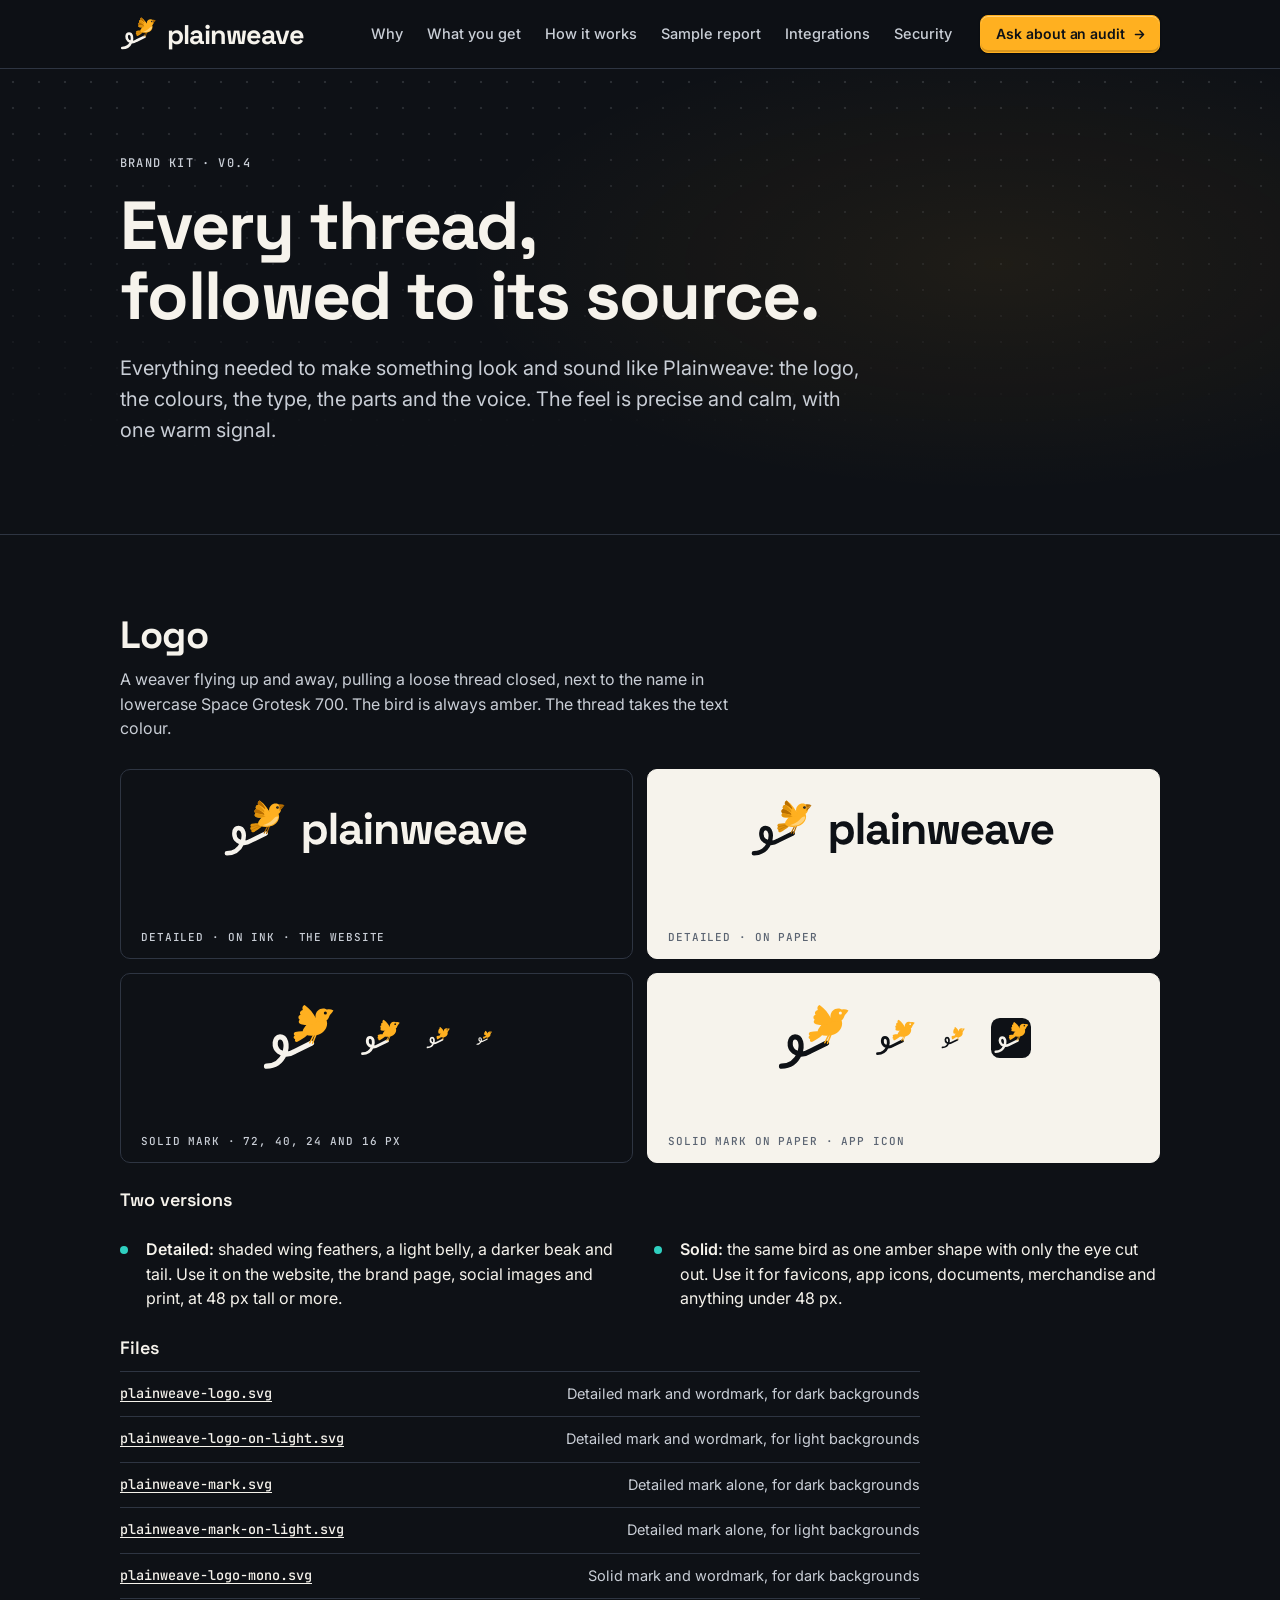
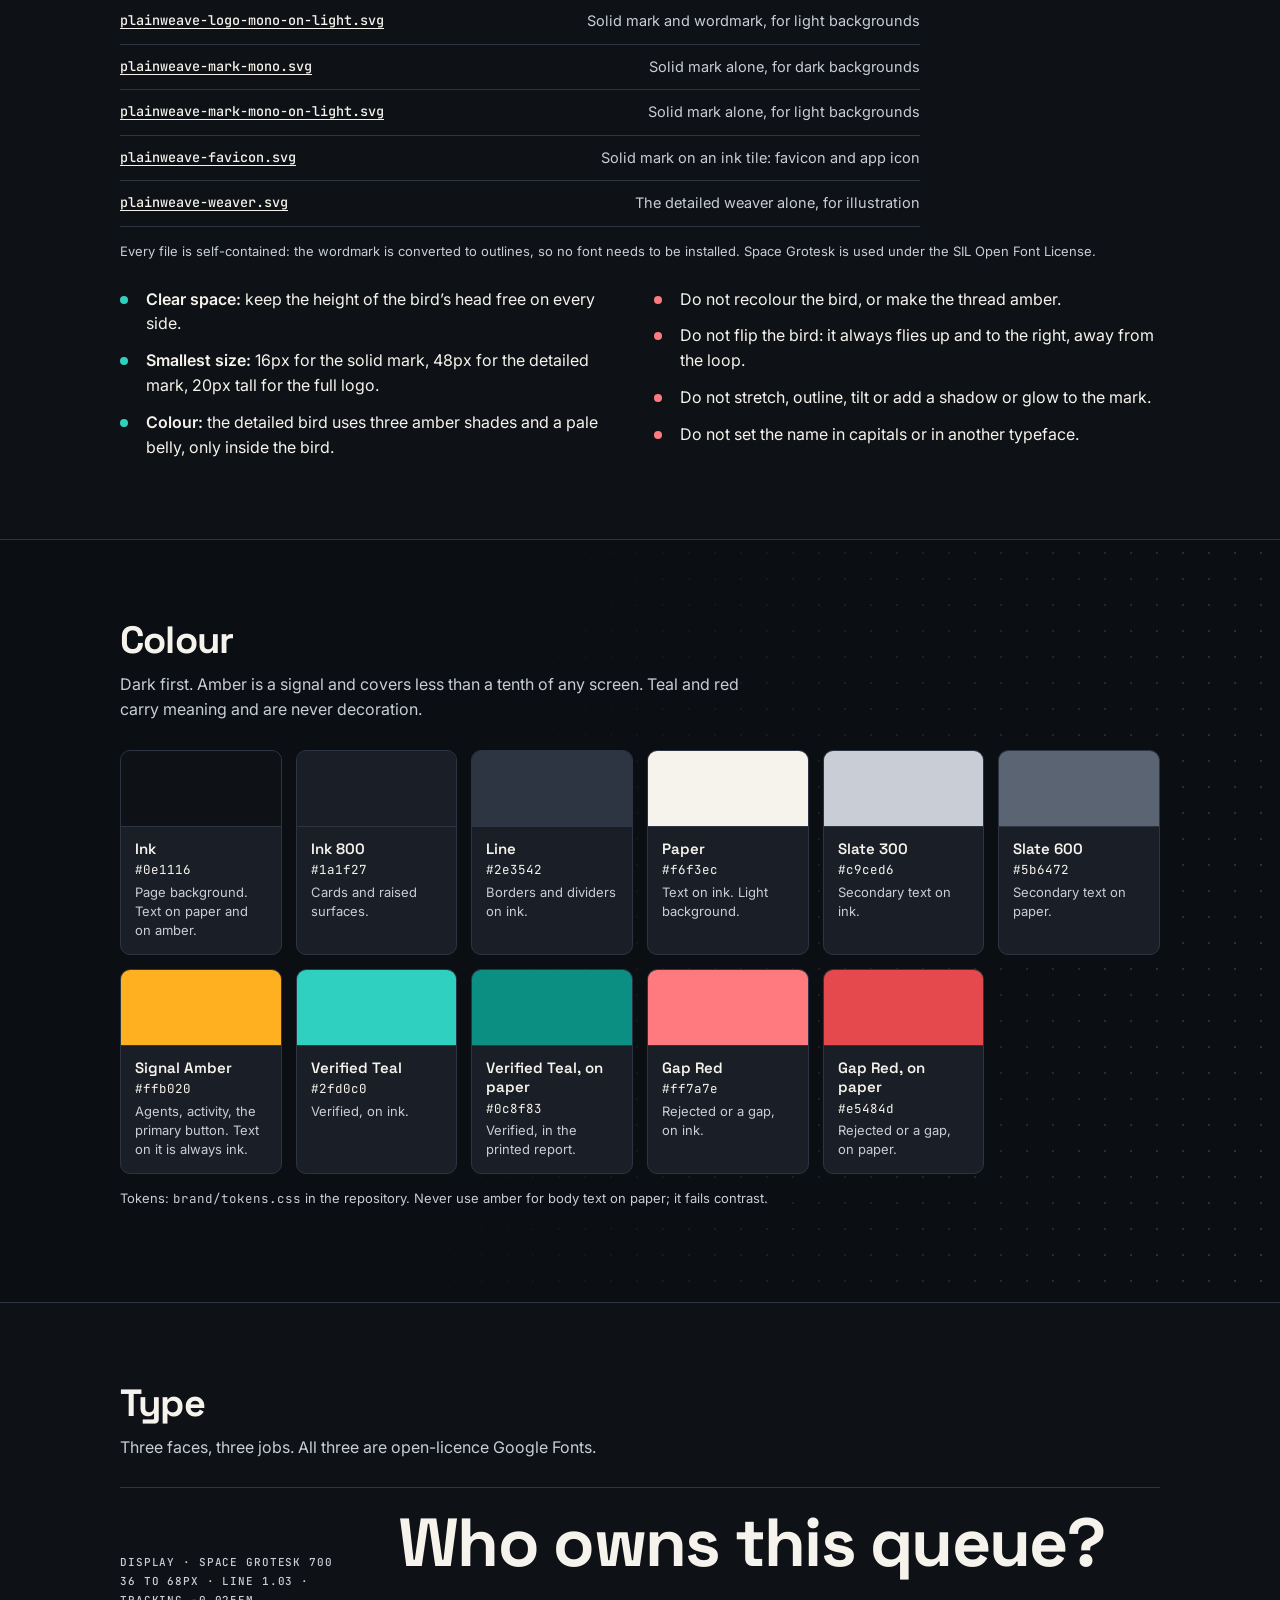
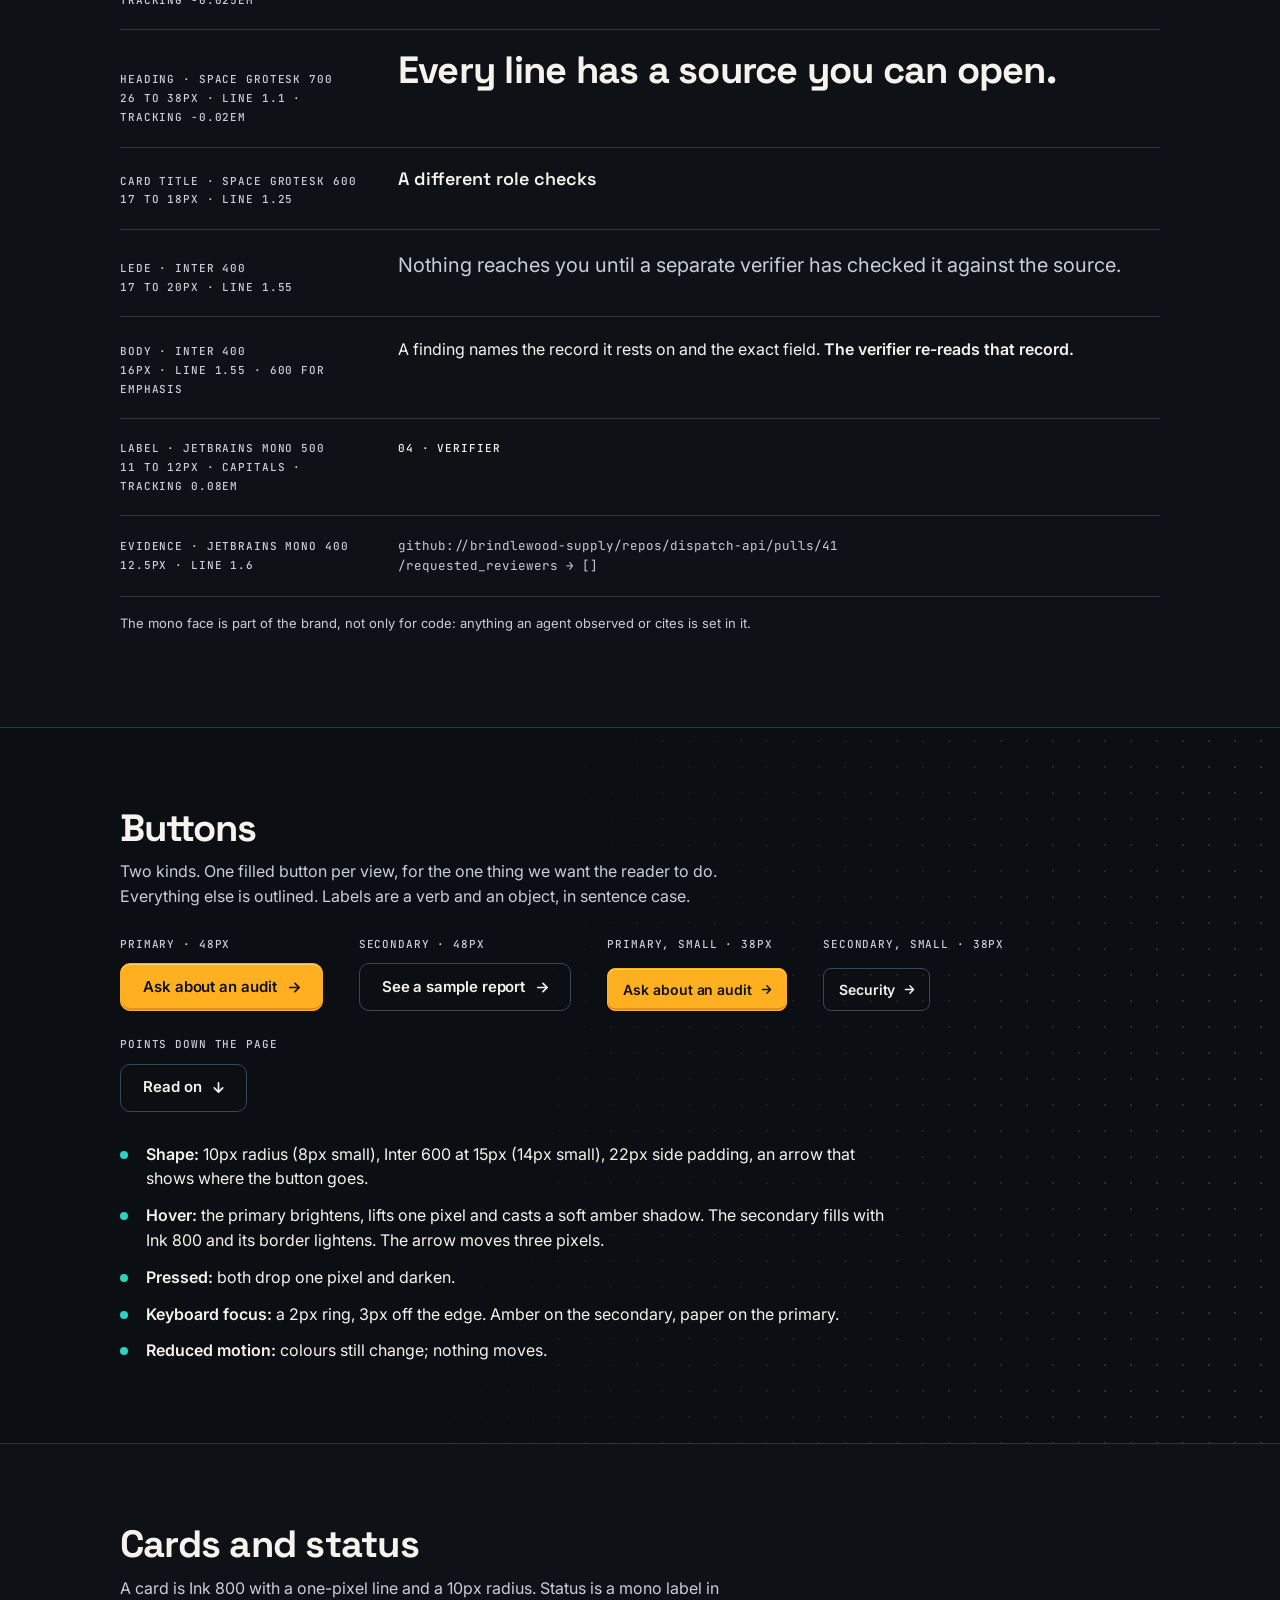
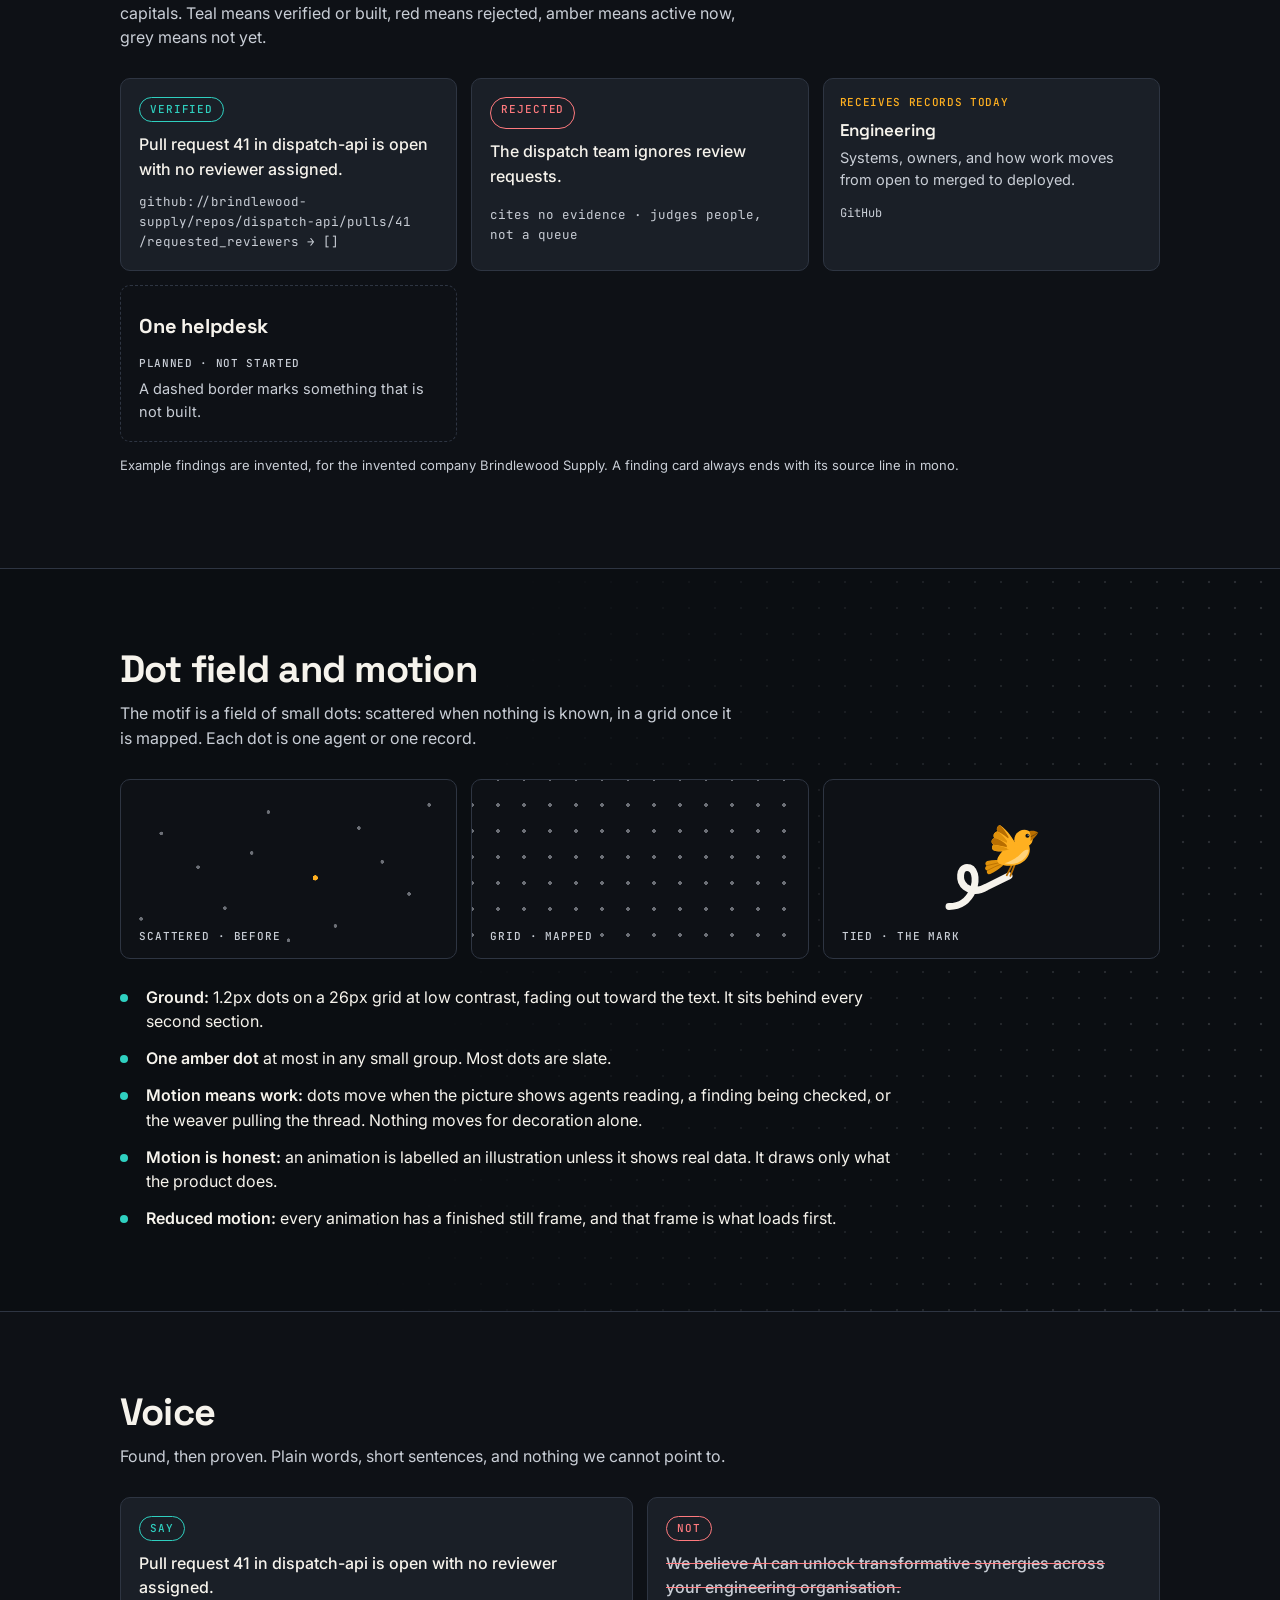
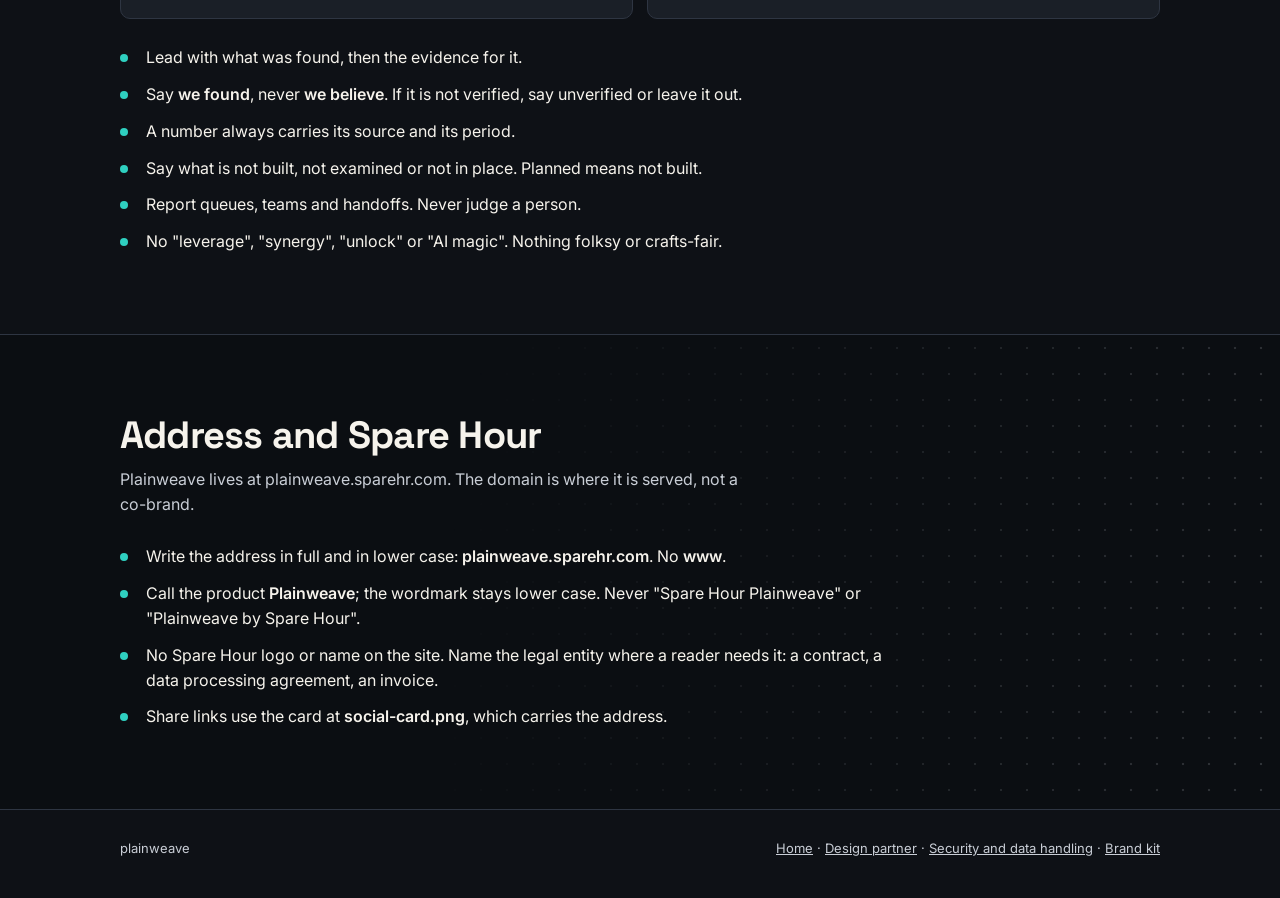
<file: brand.html>
<!doctype html>
<html lang="en">
<head>
<meta charset="utf-8">
<meta name="viewport" content="width=device-width, initial-scale=1, viewport-fit=cover">
<link rel="preconnect" href="https://fonts.googleapis.com">
<link rel="preconnect" href="https://fonts.gstatic.com" crossorigin>
<link rel="stylesheet" href="https://fonts.googleapis.com/css2?family=Inter:wght@400;500;600&family=JetBrains+Mono:wght@400;500&family=Space+Grotesk:wght@600;700&display=swap">
<link rel="stylesheet" href="styles.css">
<link rel="icon" href="logos/plainweave-favicon.svg" type="image/svg+xml">
<title>Brand kit · Plainweave</title>
<meta name="description" content="The Plainweave logo, colours, type, buttons, cards, dot-field motif and voice rules.">
<link rel="canonical" href="https://plainweave.sparehr.com/brand.html">
<meta name="robots" content="noindex">
</head>
<body>
<header class="top"><div class="wrap bar">
  <a class="logo" href="index.html" aria-label="Plainweave, home"><img class="mark" src="logos/plainweave-mark.svg" alt="" width="36" height="36"><span>plainweave</span></a>
  <nav aria-label="Main"><a href="index.html#why">Why</a><a href="index.html#deliverable">What you get</a><a href="index.html#how">How it works</a><a href="index.html#report">Sample report</a><a href="index.html#integrations">Integrations</a><a href="security.html">Security</a></nav>
  <a class="btn primary sm" href="index.html#contact">Ask about an audit</a>
</div></header>
<div class="hero"><div class="wrap">
  <span class="eyebrow">Brand kit · v0.4</span>
  <h1>Every thread, followed to its source.</h1>
  <p class="lede">Everything needed to make something look and sound like Plainweave: the logo, the colours, the type, the parts and the voice. The feel is precise and calm, with one warm signal.</p>
</div></div>

<section id="logo"><div class="wrap">
  <h2>Logo</h2>
  <p class="sub">A weaver flying up and away, pulling a loose thread closed, next to the name in lowercase Space Grotesk 700. The bird is always amber. The thread takes the text colour.</p>
  <div class="kit-logos">
    <div class="plate"><span class="lockup"><img src="logos/plainweave-logo.svg" alt="Plainweave logo, detailed, on ink" width="308" height="62"></span><span class="k">Detailed · on ink · the website</span></div>
    <div class="plate light"><span class="lockup"><img src="logos/plainweave-logo-on-light.svg" alt="Plainweave logo, detailed, on paper" width="308" height="62"></span><span class="k">Detailed · on paper</span></div>
    <div class="plate"><span class="sizes"><img src="logos/plainweave-mark-mono.svg" alt="" width="72" height="72"><img src="logos/plainweave-mark-mono.svg" alt="" width="40" height="40"><img src="logos/plainweave-mark-mono.svg" alt="" width="24" height="24"><img src="logos/plainweave-mark-mono.svg" alt="" width="16" height="16"></span><span class="k">Solid mark · 72, 40, 24 and 16 px</span></div>
    <div class="plate light"><span class="sizes"><img src="logos/plainweave-mark-mono-on-light.svg" alt="" width="72" height="72"><img src="logos/plainweave-mark-mono-on-light.svg" alt="" width="40" height="40"><img src="logos/plainweave-mark-mono-on-light.svg" alt="" width="24" height="24"><img src="logos/plainweave-favicon.svg" alt="" width="40" height="40"></span><span class="k">Solid mark on paper · app icon</span></div>
  </div>
  <h3 class="group">Two versions</h3>
  <div class="split rules">
    <ul class="list"><li><span><b>Detailed:</b> shaded wing feathers, a light belly, a darker beak and tail. Use it on the website, the brand page, social images and print, at 48 px tall or more.</span></li></ul>
    <ul class="list"><li><span><b>Solid:</b> the same bird as one amber shape with only the eye cut out. Use it for favicons, app icons, documents, merchandise and anything under 48 px.</span></li></ul>
  </div>
  <h3 class="group">Files</h3>
  <ul class="files">
    <li><a href="logos/plainweave-logo.svg" download>plainweave-logo.svg</a><span>Detailed mark and wordmark, for dark backgrounds</span></li>
    <li><a href="logos/plainweave-logo-on-light.svg" download>plainweave-logo-on-light.svg</a><span>Detailed mark and wordmark, for light backgrounds</span></li>
    <li><a href="logos/plainweave-mark.svg" download>plainweave-mark.svg</a><span>Detailed mark alone, for dark backgrounds</span></li>
    <li><a href="logos/plainweave-mark-on-light.svg" download>plainweave-mark-on-light.svg</a><span>Detailed mark alone, for light backgrounds</span></li>
    <li><a href="logos/plainweave-logo-mono.svg" download>plainweave-logo-mono.svg</a><span>Solid mark and wordmark, for dark backgrounds</span></li>
    <li><a href="logos/plainweave-logo-mono-on-light.svg" download>plainweave-logo-mono-on-light.svg</a><span>Solid mark and wordmark, for light backgrounds</span></li>
    <li><a href="logos/plainweave-mark-mono.svg" download>plainweave-mark-mono.svg</a><span>Solid mark alone, for dark backgrounds</span></li>
    <li><a href="logos/plainweave-mark-mono-on-light.svg" download>plainweave-mark-mono-on-light.svg</a><span>Solid mark alone, for light backgrounds</span></li>
    <li><a href="logos/plainweave-favicon.svg" download>plainweave-favicon.svg</a><span>Solid mark on an ink tile: favicon and app icon</span></li>
    <li><a href="logos/plainweave-weaver.svg" download>plainweave-weaver.svg</a><span>The detailed weaver alone, for illustration</span></li>
  </ul>
  <p class="note">Every file is self-contained: the wordmark is converted to outlines, so no font needs to be installed. Space Grotesk is used under the SIL Open Font License.</p>
  <div class="split rules">
    <ul class="list"><li><span><b>Clear space:</b> keep the height of the bird’s head free on every side.</span></li><li><span><b>Smallest size:</b> 16px for the solid mark, 48px for the detailed mark, 20px tall for the full logo.</span></li><li><span><b>Colour:</b> the detailed bird uses three amber shades and a pale belly, only inside the bird.</span></li></ul>
    <ul class="list no"><li><span>Do not recolour the bird, or make the thread amber.</span></li><li><span>Do not flip the bird: it always flies up and to the right, away from the loop.</span></li><li><span>Do not stretch, outline, tilt or add a shadow or glow to the mark.</span></li><li><span>Do not set the name in capitals or in another typeface.</span></li></ul>
  </div>
</div></section>

<section id="colour" class="band"><div class="wrap">
  <h2>Colour</h2>
  <p class="sub">Dark first. Amber is a signal and covers less than a tenth of any screen. Teal and red carry meaning and are never decoration.</p>
  <div class="swatches">
    <div class="sw"><i style="background:#0e1116"></i><b>Ink</b><code>#0e1116</code><span>Page background. Text on paper and on amber.</span></div><div class="sw"><i style="background:#1a1f27"></i><b>Ink 800</b><code>#1a1f27</code><span>Cards and raised surfaces.</span></div><div class="sw"><i style="background:#2e3542"></i><b>Line</b><code>#2e3542</code><span>Borders and dividers on ink.</span></div><div class="sw"><i style="background:#f6f3ec"></i><b>Paper</b><code>#f6f3ec</code><span>Text on ink. Light background.</span></div><div class="sw"><i style="background:#c9ced6"></i><b>Slate 300</b><code>#c9ced6</code><span>Secondary text on ink.</span></div><div class="sw"><i style="background:#5b6472"></i><b>Slate 600</b><code>#5b6472</code><span>Secondary text on paper.</span></div>
  </div>
  <div class="swatches">
    <div class="sw"><i style="background:#ffb020"></i><b>Signal Amber</b><code>#ffb020</code><span>Agents, activity, the primary button. Text on it is always ink.</span></div><div class="sw"><i style="background:#2fd0c0"></i><b>Verified Teal</b><code>#2fd0c0</code><span>Verified, on ink.</span></div><div class="sw"><i style="background:#0c8f83"></i><b>Verified Teal, on paper</b><code>#0c8f83</code><span>Verified, in the printed report.</span></div><div class="sw"><i style="background:#ff7a7e"></i><b>Gap Red</b><code>#ff7a7e</code><span>Rejected or a gap, on ink.</span></div><div class="sw"><i style="background:#e5484d"></i><b>Gap Red, on paper</b><code>#e5484d</code><span>Rejected or a gap, on paper.</span></div>
  </div>
  <p class="note">Tokens: <code>brand/tokens.css</code> in the repository. Never use amber for body text on paper; it fails contrast.</p>
</div></section>

<section id="type"><div class="wrap">
  <h2>Type</h2>
  <p class="sub">Three faces, three jobs. All three are open-licence Google Fonts.</p>
  <div class="scale">
    <div><span class="k">Display · Space Grotesk 700<br>36 to 68px · line 1.03 · tracking -0.025em</span><p style="font:700 clamp(36px,6.4vw,68px)/1.03 var(--display);letter-spacing:-.025em">Who owns this queue?</p></div>
    <div><span class="k">Heading · Space Grotesk 700<br>26 to 38px · line 1.1 · tracking -0.02em</span><p style="font:700 clamp(26px,3.6vw,38px)/1.1 var(--display);letter-spacing:-.02em">Every line has a source you can open.</p></div>
    <div><span class="k">Card title · Space Grotesk 600<br>17 to 18px · line 1.25</span><p style="font:600 18px/1.25 var(--display)">A different role checks</p></div>
    <div><span class="k">Lede · Inter 400<br>17 to 20px · line 1.55</span><p style="font-size:clamp(17px,2vw,20px);color:var(--muted)">Nothing reaches you until a separate verifier has checked it against the source.</p></div>
    <div><span class="k">Body · Inter 400<br>16px · line 1.55 · 600 for emphasis</span><p>A finding names the record it rests on and the exact field. <b style="font-weight:600">The verifier re-reads that record.</b></p></div>
    <div><span class="k">Label · JetBrains Mono 500<br>11 to 12px · capitals · tracking 0.08em</span><p class="k" style="color:var(--paper)">04 · Verifier</p></div>
    <div><span class="k">Evidence · JetBrains Mono 400<br>12.5px · line 1.6</span><p class="src">github://brindlewood-supply/repos/dispatch-api/pulls/41<br>/requested_reviewers → []</p></div>
  </div>
  <p class="note">The mono face is part of the brand, not only for code: anything an agent observed or cites is set in it.</p>
</div></section>

<section id="buttons" class="band"><div class="wrap">
  <h2>Buttons</h2>
  <p class="sub">Two kinds. One filled button per view, for the one thing we want the reader to do. Everything else is outlined. Labels are a verb and an object, in sentence case.</p>
  <div class="specimens">
    <div><span class="k">Primary · 48px</span><a class="btn primary" href="#buttons">Ask about an audit</a></div>
    <div><span class="k">Secondary · 48px</span><a class="btn" href="#buttons">See a sample report</a></div>
    <div><span class="k">Primary, small · 38px</span><a class="btn primary sm" href="#buttons">Ask about an audit</a></div>
    <div><span class="k">Secondary, small · 38px</span><a class="btn sm" href="#buttons">Security</a></div>
    <div><span class="k">Points down the page</span><a class="btn down" href="#buttons">Read on</a></div>
  </div>
  <ul class="list tight">
    <li><span><b>Shape:</b> 10px radius (8px small), Inter 600 at 15px (14px small), 22px side padding, an arrow that shows where the button goes.</span></li>
    <li><span><b>Hover:</b> the primary brightens, lifts one pixel and casts a soft amber shadow. The secondary fills with Ink 800 and its border lightens. The arrow moves three pixels.</span></li>
    <li><span><b>Pressed:</b> both drop one pixel and darken.</span></li>
    <li><span><b>Keyboard focus:</b> a 2px ring, 3px off the edge. Amber on the secondary, paper on the primary.</span></li>
    <li><span><b>Reduced motion:</b> colours still change; nothing moves.</span></li>
  </ul>
</div></section>

<section id="cards"><div class="wrap">
  <h2>Cards and status</h2>
  <p class="sub">A card is Ink 800 with a one-pixel line and a 10px radius. Status is a mono label in capitals. Teal means verified or built, red means rejected, amber means active now, grey means not yet.</p>
  <div class="conns">
    <div class="finding"><span class="badge">Verified</span><p>Pull request 41 in dispatch-api is open with no reviewer assigned.</p><div class="src">github://brindlewood-supply/repos/dispatch-api/pulls/41<br>/requested_reviewers → []</div></div>
    <div class="finding"><span class="badge rejected">Rejected</span><p>The dispatch team ignores review requests.</p><div class="src">cites no evidence · judges people, not a queue</div></div>
    <div class="role on"><span class="state">Receives records today</span><h3>Engineering</h3><p>Systems, owners, and how work moves from open to merged to deployed.</p><span class="feeds">GitHub</span></div>
    <div class="conn plan"><span class="name">One helpdesk</span><span class="st">Planned · not started</span><p>A dashed border marks something that is not built.</p></div>
  </div>
  <p class="note">Example findings are invented, for the invented company Brindlewood Supply. A finding card always ends with its source line in mono.</p>
</div></section>

<section id="motif" class="band"><div class="wrap">
  <h2>Dot field and motion</h2>
  <p class="sub">The motif is a field of small dots: scattered when nothing is known, in a grid once it is mapped. Each dot is one agent or one record.</p>
  <div class="motifs">
    <div class="tile scatter"><span class="k">Scattered · before</span></div>
    <div class="tile grid-dots"><span class="k">Grid · mapped</span></div>
    <div class="tile"><img src="logos/plainweave-mark.svg" alt="" width="96" height="96"><span class="k">Tied · the mark</span></div>
  </div>
  <ul class="list tight">
    <li><span><b>Ground:</b> 1.2px dots on a 26px grid at low contrast, fading out toward the text. It sits behind every second section.</span></li>
    <li><span><b>One amber dot</b> at most in any small group. Most dots are slate.</span></li>
    <li><span><b>Motion means work:</b> dots move when the picture shows agents reading, a finding being checked, or the weaver pulling the thread. Nothing moves for decoration alone.</span></li>
    <li><span><b>Motion is honest:</b> an animation is labelled an illustration unless it shows real data. It draws only what the product does.</span></li>
    <li><span><b>Reduced motion:</b> every animation has a finished still frame, and that frame is what loads first.</span></li>
  </ul>
</div></section>

<section id="voice"><div class="wrap">
  <h2>Voice</h2>
  <p class="sub">Found, then proven. Plain words, short sentences, and nothing we cannot point to.</p>
  <div class="voice">
    <div><span class="badge">Say</span><p>Pull request 41 in dispatch-api is open with no reviewer assigned.</p></div>
    <div><span class="badge rejected">Not</span><p>We believe AI can unlock transformative synergies across your engineering organisation.</p></div>
  </div>
  <ul class="list tight">
    <li><span>Lead with what was found, then the evidence for it.</span></li>
    <li><span>Say <b>we found</b>, never <b>we believe</b>. If it is not verified, say unverified or leave it out.</span></li>
    <li><span>A number always carries its source and its period.</span></li>
    <li><span>Say what is not built, not examined or not in place. Planned means not built.</span></li>
    <li><span>Report queues, teams and handoffs. Never judge a person.</span></li>
    <li><span>No "leverage", "synergy", "unlock" or "AI magic". Nothing folksy or crafts-fair.</span></li>
  </ul>
</div></section>

<section id="address" class="band"><div class="wrap">
  <h2>Address and Spare Hour</h2>
  <p class="sub">Plainweave lives at plainweave.sparehr.com. The domain is where it is served, not a co-brand.</p>
  <ul class="list tight">
    <li><span>Write the address in full and in lower case: <b>plainweave.sparehr.com</b>. No <b>www</b>.</span></li>
    <li><span>Call the product <b>Plainweave</b>; the wordmark stays lower case. Never "Spare Hour Plainweave" or "Plainweave by Spare Hour".</span></li>
    <li><span>No Spare Hour logo or name on the site. Name the legal entity where a reader needs it: a contract, a data processing agreement, an invoice.</span></li>
    <li><span>Share links use the card at <b>social-card.png</b>, which carries the address.</span></li>
  </ul>
</div></section>
<footer class="wrap"><span>plainweave</span><span><a href="index.html">Home</a> · <a href="design-partner.html">Design partner</a> · <a href="security.html">Security and data handling</a> · <a href="brand.html">Brand kit</a></span></footer>
</body>
</html>
</file>
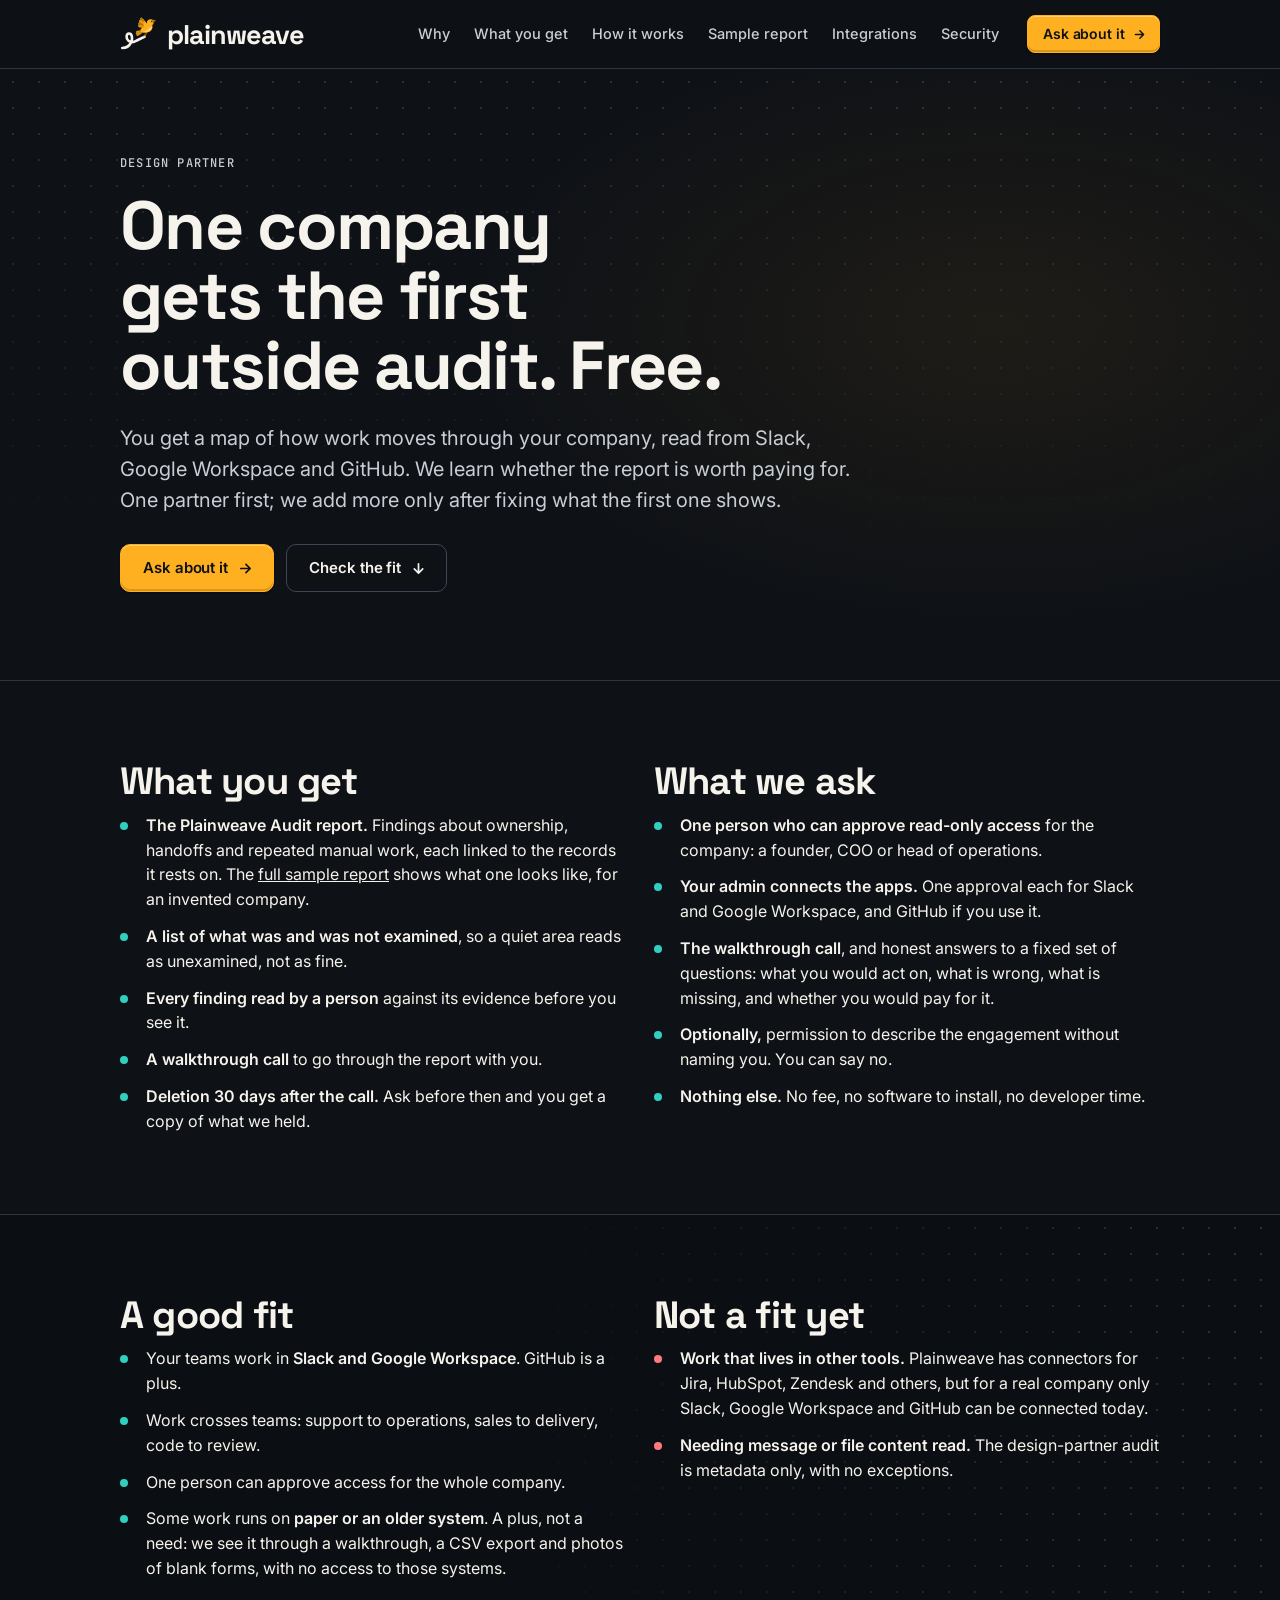
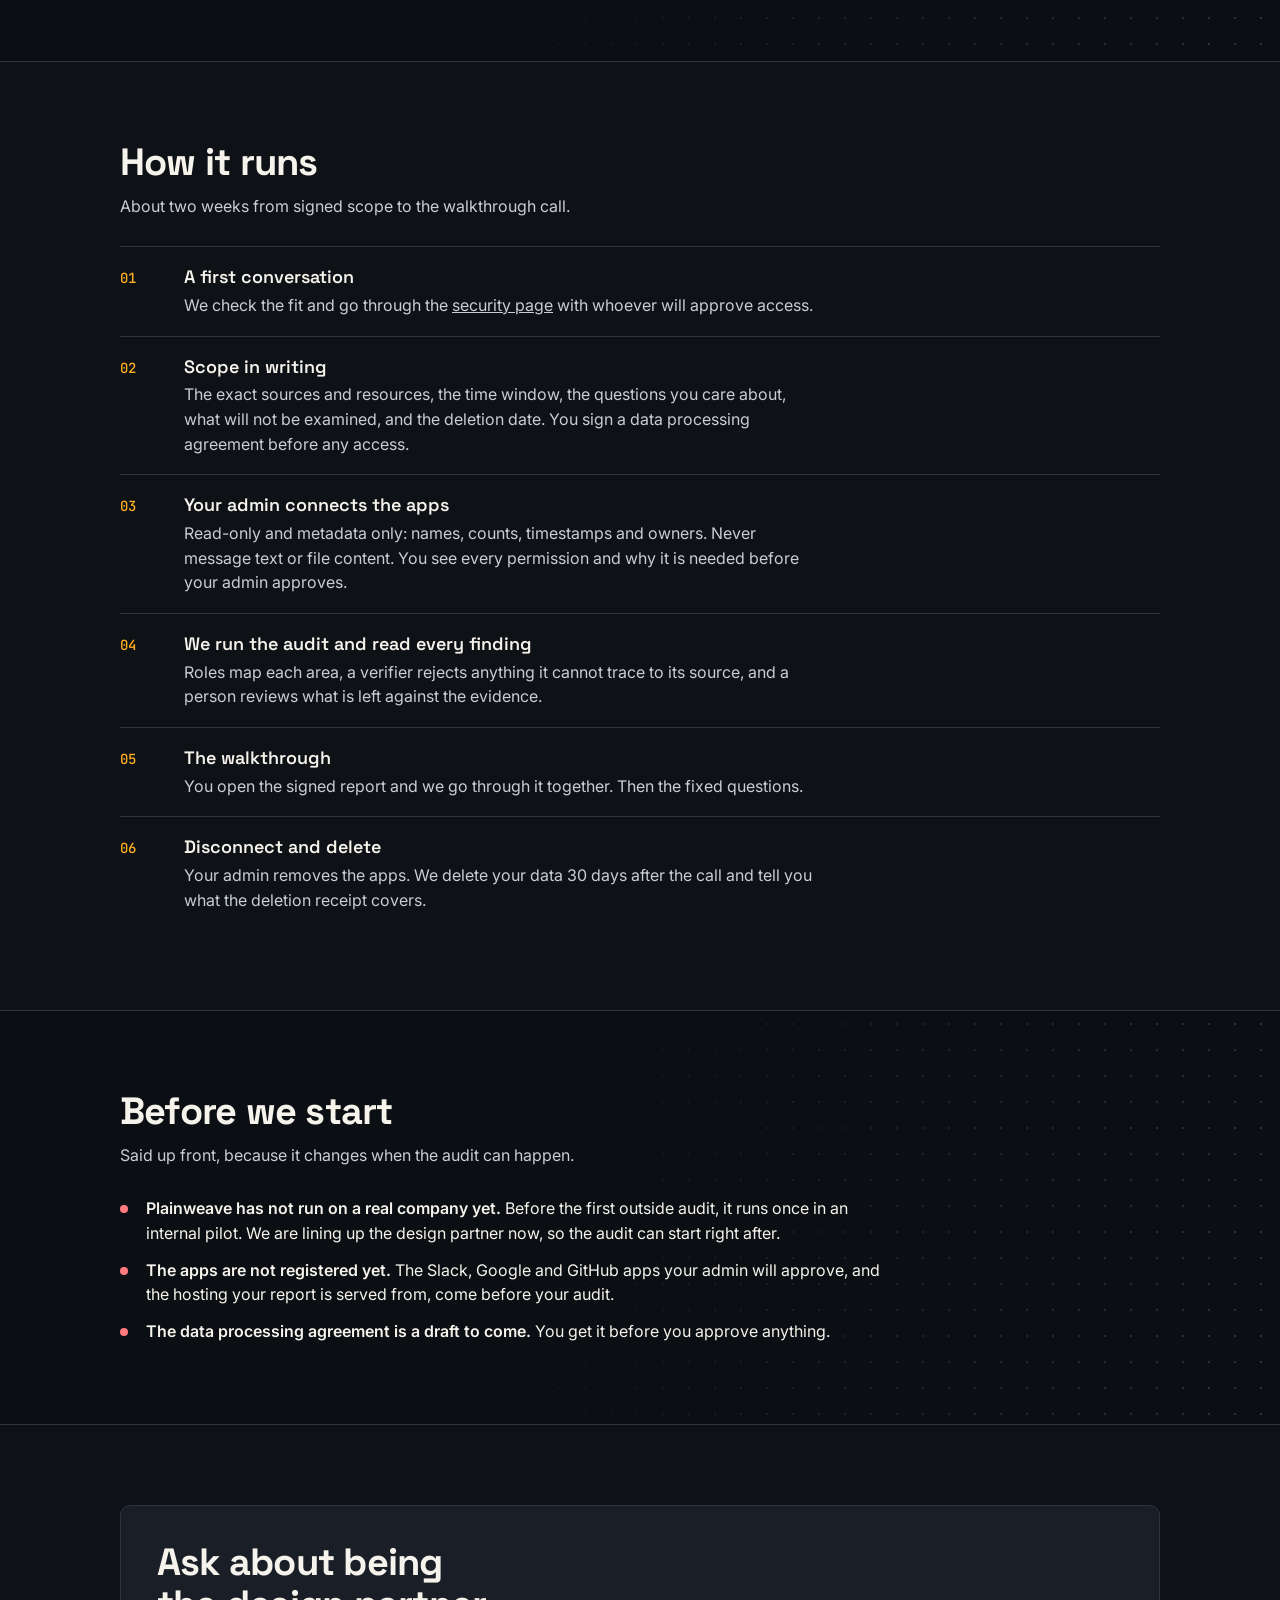
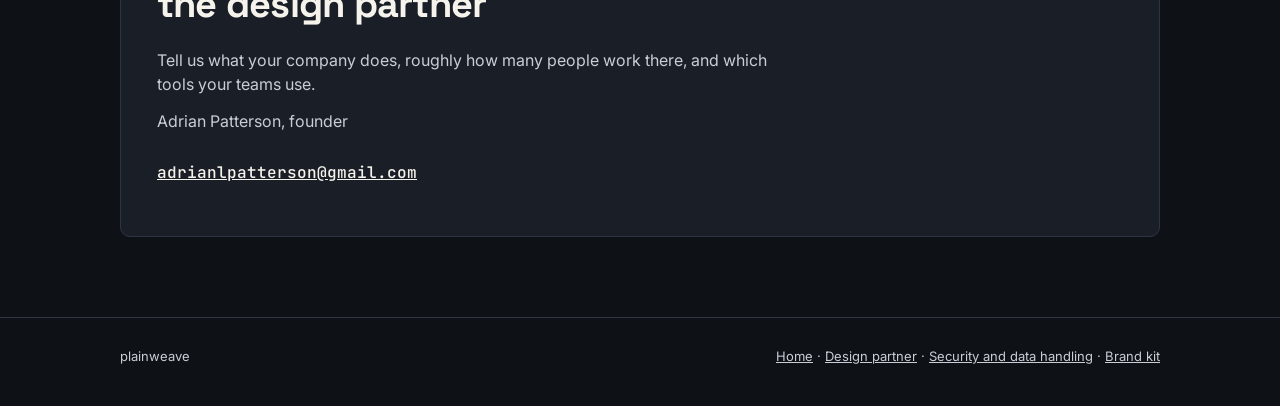
<file: design-partner.html>
<!doctype html>
<html lang="en">
<head>
<meta charset="utf-8">
<meta name="viewport" content="width=device-width, initial-scale=1, viewport-fit=cover">
<link rel="preconnect" href="https://fonts.googleapis.com">
<link rel="preconnect" href="https://fonts.gstatic.com" crossorigin>
<link rel="stylesheet" href="https://fonts.googleapis.com/css2?family=Inter:wght@400;500;600&family=JetBrains+Mono:wght@400;500&family=Space+Grotesk:wght@600;700&display=swap">
<link rel="stylesheet" href="styles.css">
<link rel="icon" href="logos/plainweave-favicon.svg" type="image/svg+xml">
<title>Design partner · Plainweave</title>
<meta name="description" content="One company gets the first outside Plainweave Audit, free: a read-only, metadata-only map of how work moves through Slack, Google Workspace and GitHub.">
<link rel="canonical" href="https://plainweave.sparehr.com/design-partner.html">
<meta property="og:type" content="website">
<meta property="og:site_name" content="Plainweave">
<meta property="og:title" content="Design partner · Plainweave">
<meta property="og:description" content="One company gets the first outside Plainweave Audit, free: a read-only, metadata-only map of how work moves through Slack, Google Workspace and GitHub.">
<meta property="og:url" content="https://plainweave.sparehr.com/design-partner.html">
<meta property="og:image" content="https://plainweave.sparehr.com/social-card.png">
<meta property="og:image:width" content="1200">
<meta property="og:image:height" content="630">
<meta property="og:image:alt" content="Plainweave: See where your company is stuck. Fix that first.">
<meta name="twitter:card" content="summary_large_image">
</head>
<body>
<header class="top"><div class="wrap bar">
  <a class="logo" href="index.html" aria-label="Plainweave, home"><img class="mark" src="logos/plainweave-mark.svg" alt="" width="36" height="36"><span>plainweave</span></a>
  <nav aria-label="Main"><a href="index.html#why">Why</a><a href="index.html#deliverable">What you get</a><a href="index.html#how">How it works</a><a href="index.html#report">Sample report</a><a href="index.html#integrations">Integrations</a><a href="security.html">Security</a></nav>
  <a class="btn primary sm" href="#contact">Ask about it</a>
</div></header>
<div class="hero"><div class="wrap">
  <span class="eyebrow">Design partner</span>
  <h1>One company gets the first outside audit. Free.</h1>
  <p class="lede">You get a map of how work moves through your company, read from Slack, Google Workspace and GitHub. We learn whether the report is worth paying for. One partner first; we add more only after fixing what the first one shows.</p>
  <div class="actions"><a class="btn primary" href="#contact">Ask about it</a><a class="btn down" href="#fit">Check the fit</a></div>
</div></div>

<section><div class="wrap split">
  <div><h2>What you get</h2>
    <ul class="list">
      <li><span><b>The Plainweave Audit report.</b> Findings about ownership, handoffs and repeated manual work, each linked to the records it rests on. The <a href="sample-report.html">full sample report</a> shows what one looks like, for an invented company.</span></li>
      <li><span><b>A list of what was and was not examined</b>, so a quiet area reads as unexamined, not as fine.</span></li>
      <li><span><b>Every finding read by a person</b> against its evidence before you see it.</span></li>
      <li><span><b>A walkthrough call</b> to go through the report with you.</span></li>
      <li><span><b>Deletion 30 days after the call.</b> Ask before then and you get a copy of what we held.</span></li>
    </ul>
  </div>
  <div><h2>What we ask</h2>
    <ul class="list">
      <li><span><b>One person who can approve read-only access</b> for the company: a founder, COO or head of operations.</span></li>
      <li><span><b>Your admin connects the apps.</b> One approval each for Slack and Google Workspace, and GitHub if you use it.</span></li>
      <li><span><b>The walkthrough call</b>, and honest answers to a fixed set of questions: what you would act on, what is wrong, what is missing, and whether you would pay for it.</span></li>
      <li><span><b>Optionally,</b> permission to describe the engagement without naming you. You can say no.</span></li>
      <li><span><b>Nothing else.</b> No fee, no software to install, no developer time.</span></li>
    </ul>
  </div>
</div></section>

<section id="fit" class="band"><div class="wrap split">
  <div><h2>A good fit</h2>
    <ul class="list">
      <li><span>Your teams work in <b>Slack and Google Workspace</b>. GitHub is a plus.</span></li>
      <li><span>Work crosses teams: support to operations, sales to delivery, code to review.</span></li>
      <li><span>One person can approve access for the whole company.</span></li>
      <li><span>Some work runs on <b>paper or an older system</b>. A plus, not a need: we see it through a walkthrough, a CSV export and photos of blank forms, with no access to those systems.</span></li>
    </ul>
  </div>
  <div><h2>Not a fit yet</h2>
    <ul class="list no">
      <li><span><b>Work that lives in other tools.</b> Plainweave has connectors for Jira, HubSpot, Zendesk and others, but for a real company only Slack, Google Workspace and GitHub can be connected today.</span></li>
      <li><span><b>Needing message or file content read.</b> The design-partner audit is metadata only, with no exceptions.</span></li>
    </ul>
  </div>
</div></section>

<section id="process"><div class="wrap">
  <h2>How it runs</h2>
  <p class="sub">About two weeks from signed scope to the walkthrough call.</p>
  <div class="steps">
    <div class="step"><div><h3>A first conversation</h3><p>We check the fit and go through the <a href="security.html">security page</a> with whoever will approve access.</p></div></div>
    <div class="step"><div><h3>Scope in writing</h3><p>The exact sources and resources, the time window, the questions you care about, what will not be examined, and the deletion date. You sign a data processing agreement before any access.</p></div></div>
    <div class="step"><div><h3>Your admin connects the apps</h3><p>Read-only and metadata only: names, counts, timestamps and owners. Never message text or file content. You see every permission and why it is needed before your admin approves.</p></div></div>
    <div class="step"><div><h3>We run the audit and read every finding</h3><p>Roles map each area, a verifier rejects anything it cannot trace to its source, and a person reviews what is left against the evidence.</p></div></div>
    <div class="step"><div><h3>The walkthrough</h3><p>You open the signed report and we go through it together. Then the fixed questions.</p></div></div>
    <div class="step"><div><h3>Disconnect and delete</h3><p>Your admin removes the apps. We delete your data 30 days after the call and tell you what the deletion receipt covers.</p></div></div>
  </div>
</div></section>

<section class="band"><div class="wrap">
  <h2>Before we start</h2>
  <p class="sub">Said up front, because it changes when the audit can happen.</p>
  <ul class="list no tight">
    <li><span><b>Plainweave has not run on a real company yet.</b> Before the first outside audit, it runs once in an internal pilot. We are lining up the design partner now, so the audit can start right after.</span></li>
    <li><span><b>The apps are not registered yet.</b> The Slack, Google and GitHub apps your admin will approve, and the hosting your report is served from, come before your audit.</span></li>
    <li><span><b>The data processing agreement is a draft to come.</b> You get it before you approve anything.</span></li>
  </ul>
</div></section>

<section id="contact"><div class="wrap">
  <div class="contact">
    <h2>Ask about being the design partner</h2>
    <p class="sub" style="margin:0">Tell us what your company does, roughly how many people work there, and which tools your teams use.</p>
    <p class="sub" style="margin:0">Adrian Patterson, founder</p>
    <p class="addr" data-contact><a href="mailto:adrianlpatterson@gmail.com?subject=Plainweave%20design%20partner" style="color:inherit">adrianlpatterson@gmail.com</a></p>
  </div>
</div></section>

<footer class="wrap"><span>plainweave</span><span><a href="index.html">Home</a> · <a href="design-partner.html">Design partner</a> · <a href="security.html">Security and data handling</a> · <a href="brand.html">Brand kit</a></span></footer>
</body>
</html>
</file>
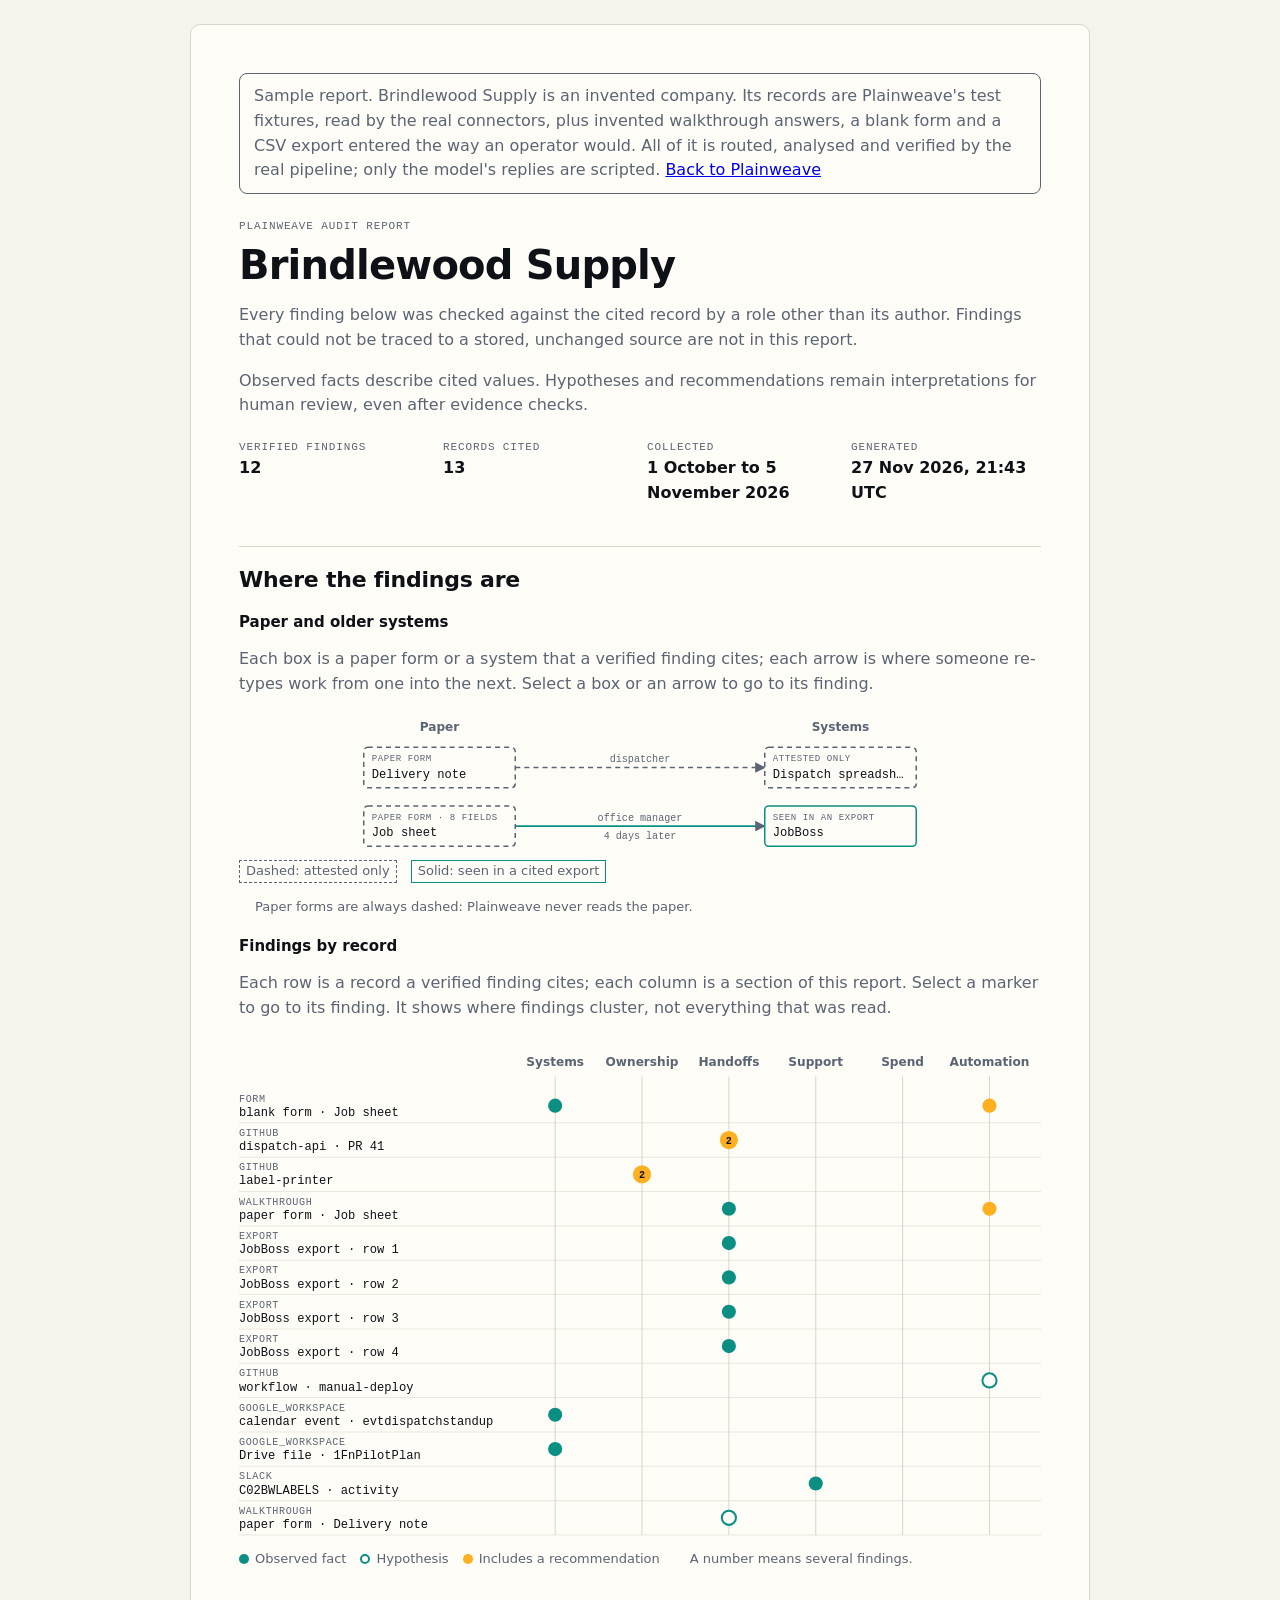
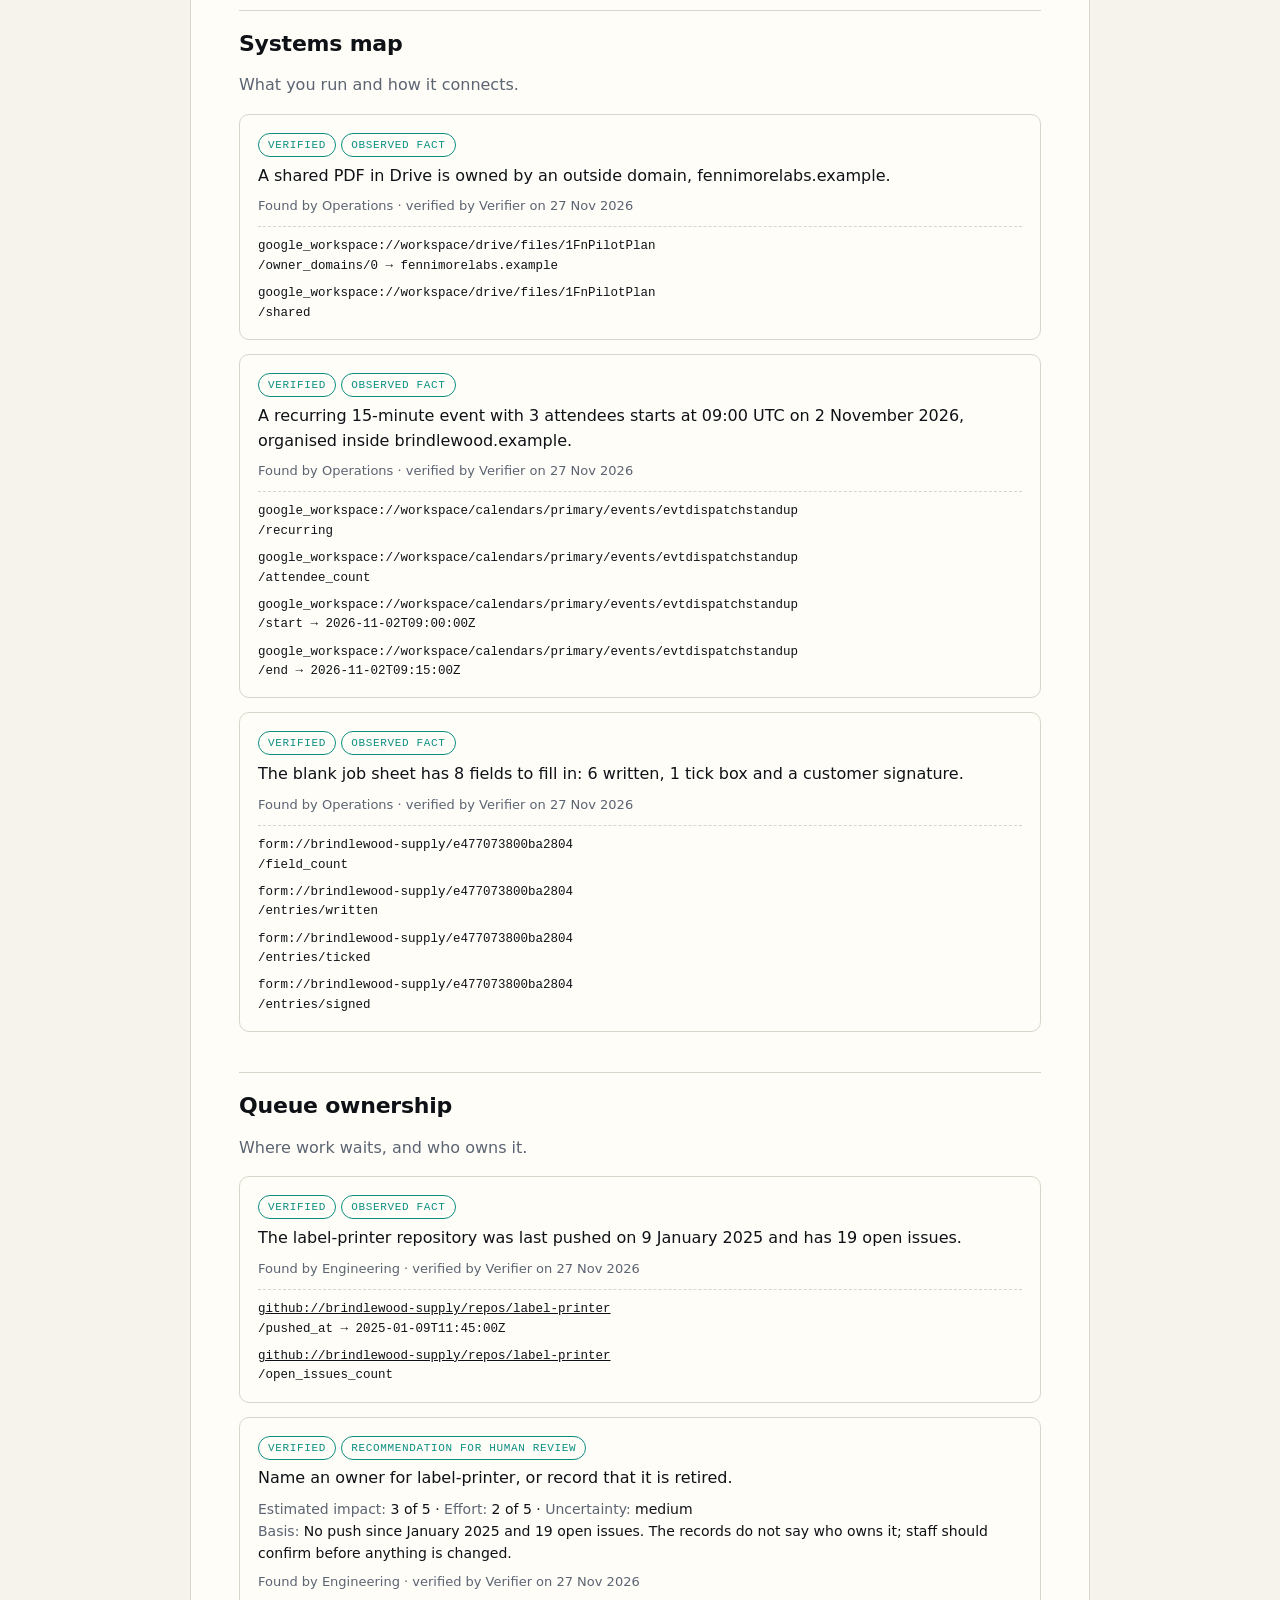
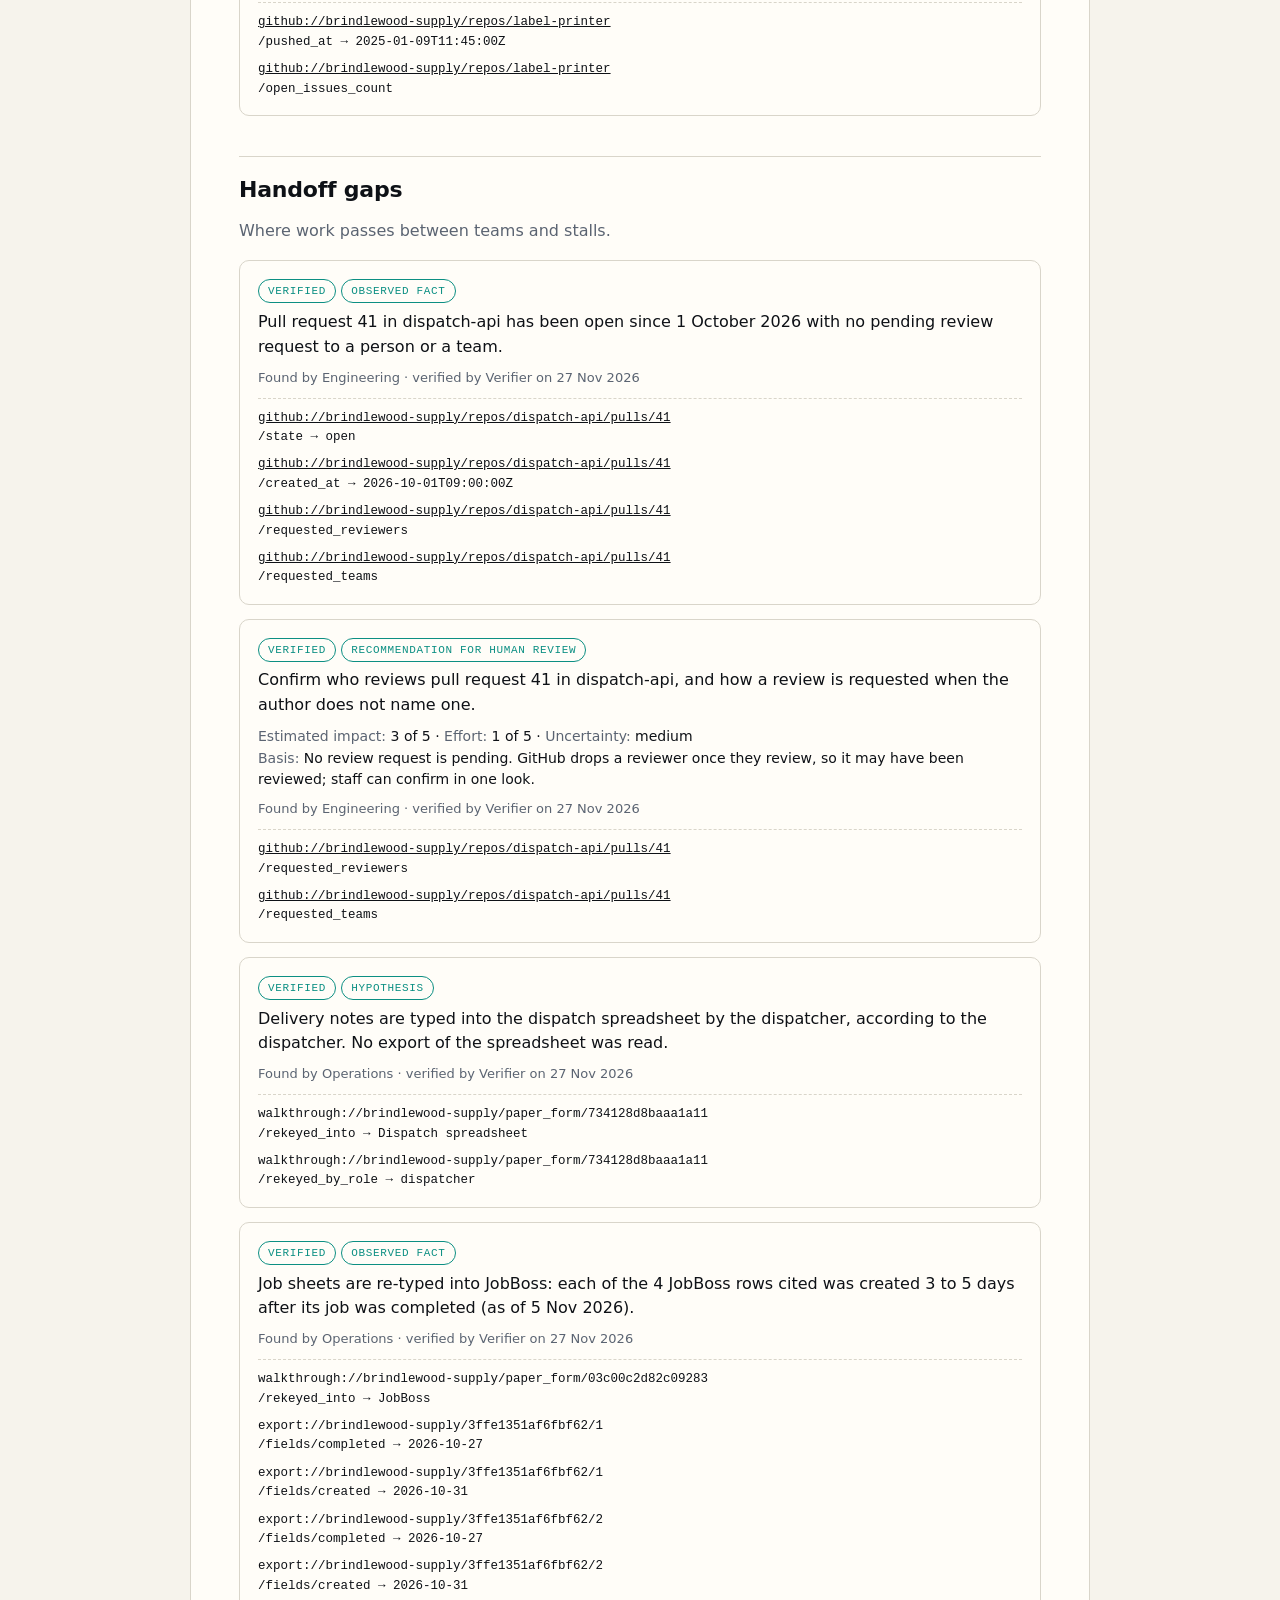
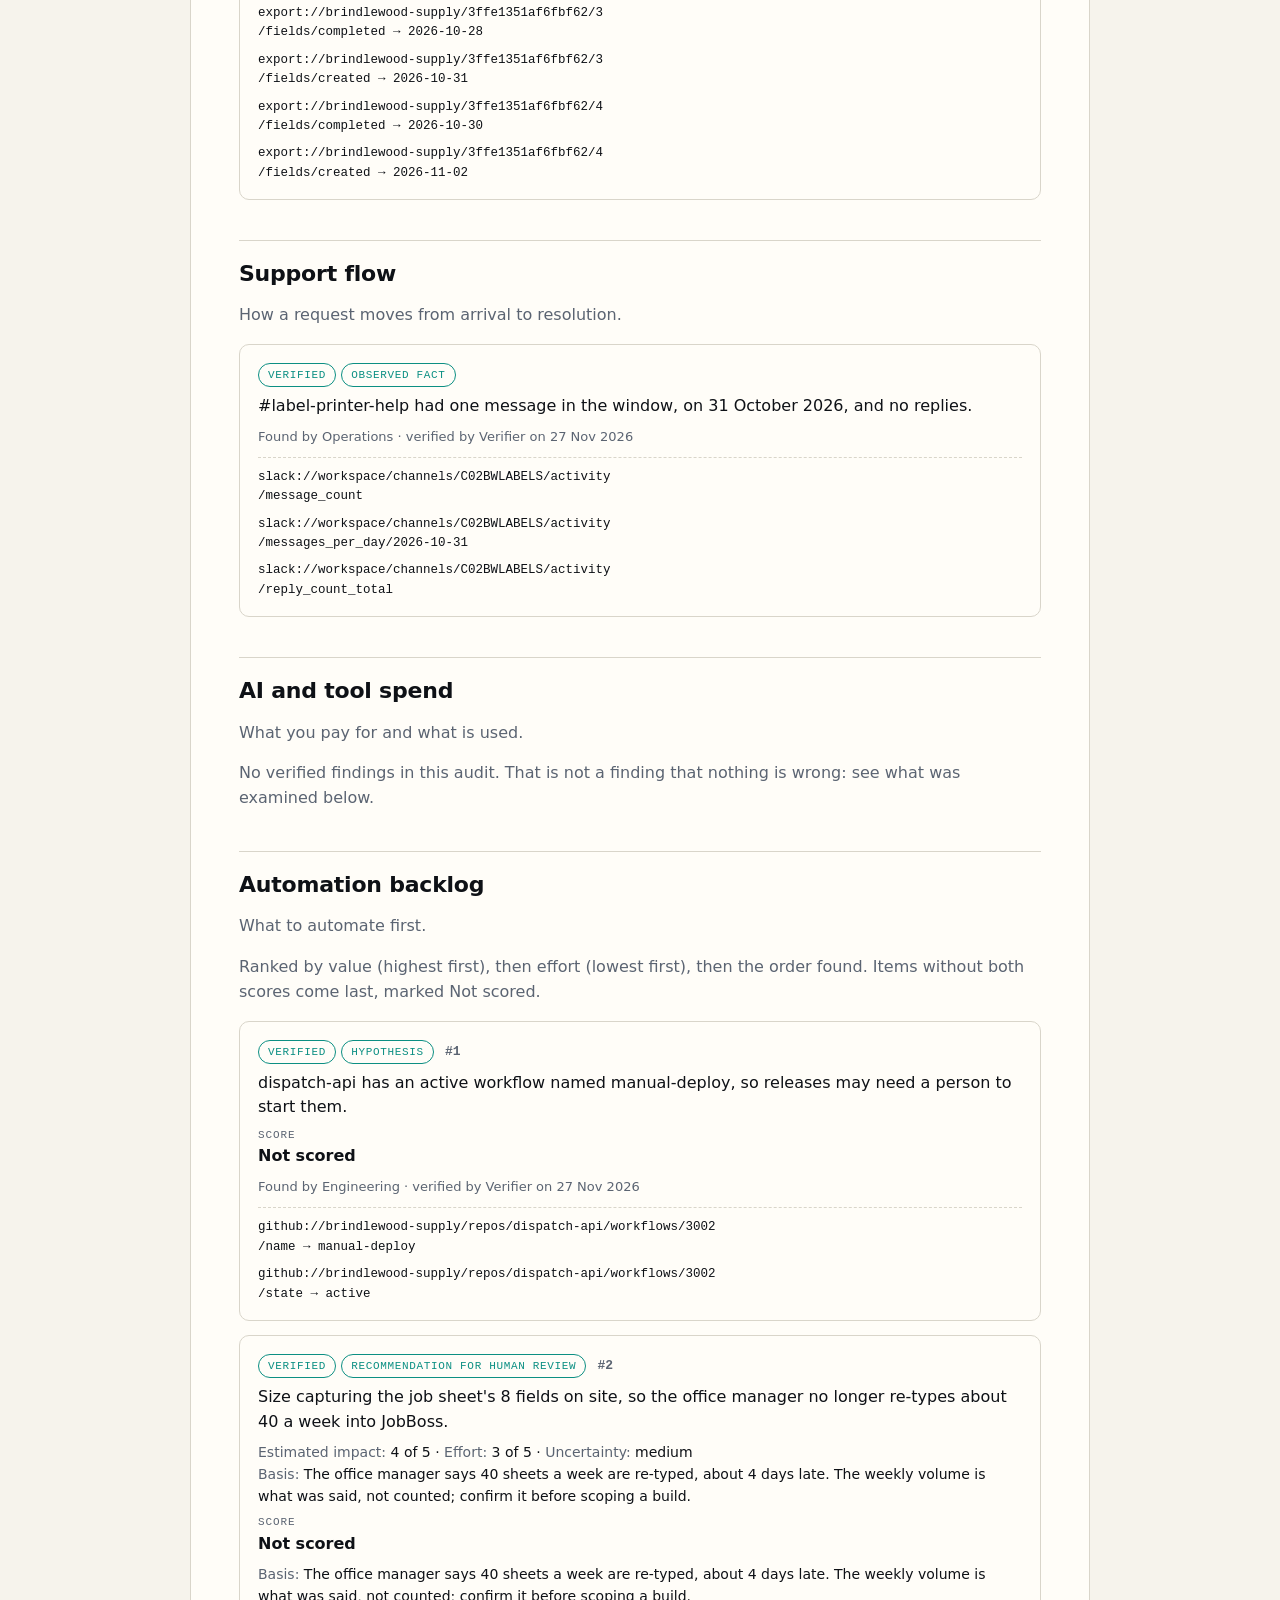
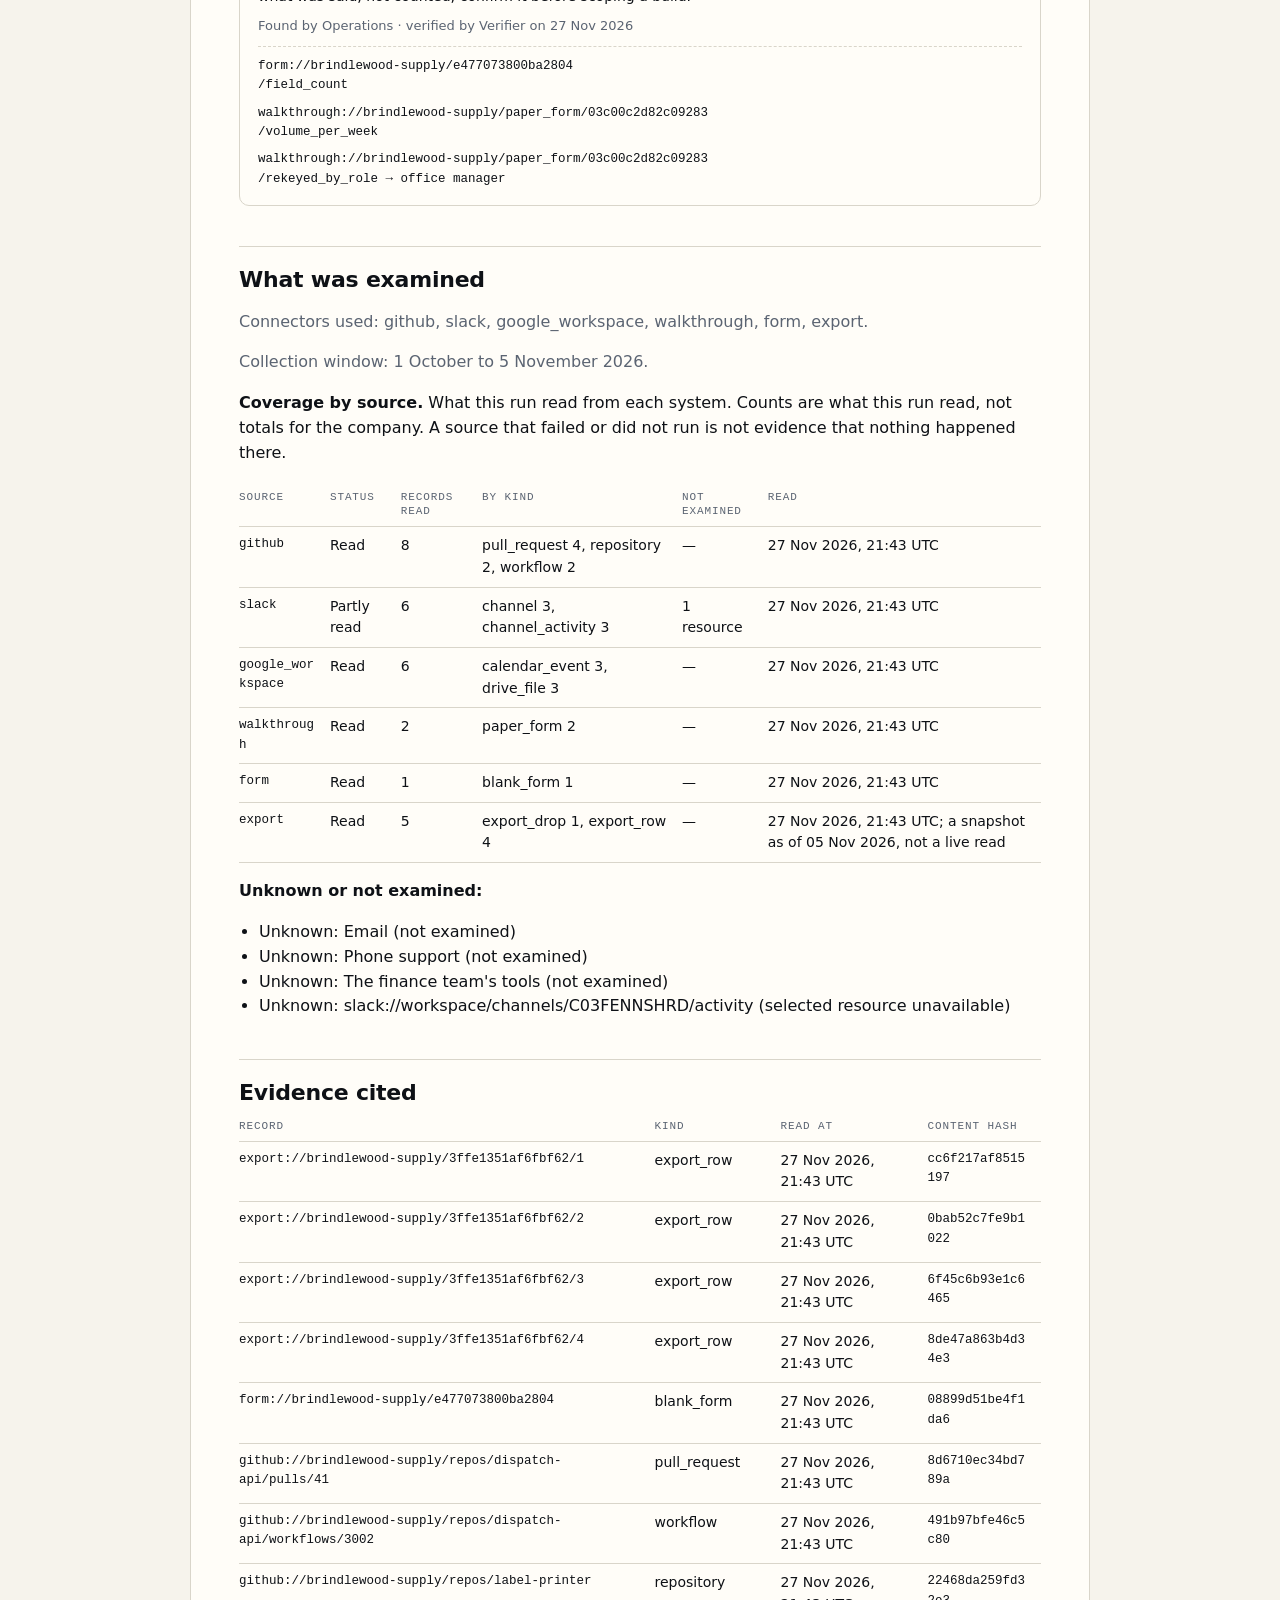
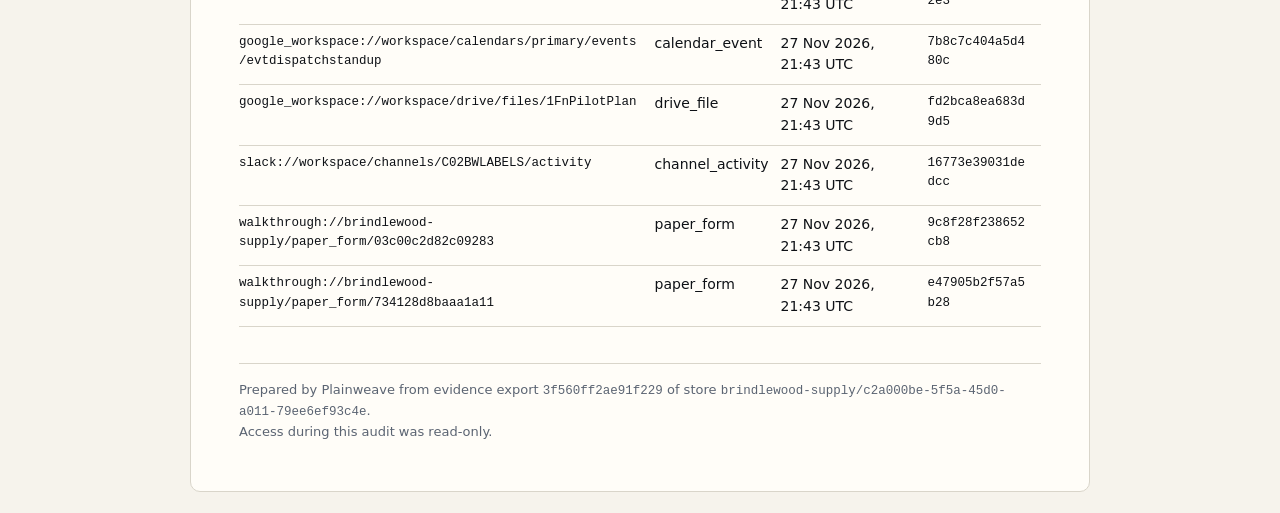
<file: sample-report.html>
<!doctype html>
<html lang="en">
<head>
<meta charset="utf-8">
<meta name="viewport" content="width=device-width, initial-scale=1">
<title>Brindlewood Supply: Plainweave Audit report</title>
<style>
/* Self-contained: no external fonts, scripts or images, so the file can be archived and opened offline. */
:root { --bg:#f6f3ec; --sheet:#fffdf8; --fg:#0e1116; --muted:#5b6472; --line:#d9d5ca; --amber:#ffb020; --teal:#0c8f83;
  --display:"Space Grotesk",system-ui,sans-serif; --body:"Inter",system-ui,sans-serif; --mono:"JetBrains Mono",ui-monospace,Menlo,monospace; }
@media (prefers-color-scheme: dark) { :root { --bg:#0e1116; --sheet:#1a1f27; --fg:#f6f3ec; --muted:#c9ced6; --line:#2e3542; --teal:#2fd0c0; color-scheme:dark; } }
* { box-sizing:border-box; }
body { margin:0; background:var(--bg); color:var(--fg); font:400 16px/1.55 var(--body); padding:24px 16px; }
main { max-width:900px; margin:0 auto; background:var(--sheet); border:1px solid var(--line); border-radius:10px; padding:clamp(20px,5vw,48px); }
h1 { font:700 clamp(28px,5vw,40px)/1.1 var(--display); letter-spacing:-.02em; margin:6px 0 10px; }
h2 { font:700 22px/1.2 var(--display); letter-spacing:-.01em; margin:40px 0 4px; padding-top:20px; border-top:1px solid var(--line); }
.eyebrow, th { font:500 11px/1.3 var(--mono); letter-spacing:.08em; text-transform:uppercase; color:var(--muted); }
.meta { display:grid; grid-template-columns:repeat(auto-fit,minmax(150px,1fr)); gap:14px; margin:22px 0 0; }
.meta dt { font:500 11px/1.3 var(--mono); letter-spacing:.08em; text-transform:uppercase; color:var(--muted); }
.meta dd { margin:2px 0 0; font-weight:600; overflow-wrap:anywhere; }
.muted { color:var(--muted); } .mono { font-family:var(--mono); font-size:12.5px; overflow-wrap:anywhere; }
.finding { border:1px solid var(--line); border-radius:10px; padding:16px 18px; margin:14px 0; break-inside:avoid; }
.finding p { margin:8px 0; font-weight:500; }
.badge { font:500 11px/1 var(--mono); letter-spacing:.06em; text-transform:uppercase; color:var(--teal); border:1px solid currentColor; border-radius:999px; padding:5px 9px; }
.who { font-size:13px; color:var(--muted); }
.rank { font:600 13px/1 var(--mono); color:var(--muted); margin-left:6px; }
.score { display:flex; gap:22px; margin:4px 0 8px; }
.score dt { font:500 11px/1.3 var(--mono); letter-spacing:.08em; text-transform:uppercase; color:var(--muted); }
.score dd { margin:2px 0 0; font-weight:600; }
.finding p.basis { font-weight:400; font-size:14px; }
.evidence { list-style:none; margin:10px 0 0; padding:10px 0 0; border-top:1px dashed var(--line); display:grid; gap:8px; }
.evidence a { color:inherit; }
.scroll { overflow-x:auto; }
table { border-collapse:collapse; width:100%; font-size:14px; }
th, td { text-align:left; padding:8px 12px 8px 0; border-bottom:1px solid var(--line); vertical-align:top; }
ul.plain { margin:8px 0; padding-left:20px; }
footer { margin-top:36px; padding-top:16px; border-top:1px solid var(--line); font-size:13px; color:var(--muted); }
.map { margin:22px 0 8px; }
.map svg { width:100%; height:auto; display:block; }
.map .grid { stroke:var(--line); stroke-width:1; }
.map .label { font:400 12px var(--mono); fill:var(--fg); }
.map .system { font:500 10px var(--mono); fill:var(--muted); text-transform:uppercase; letter-spacing:.06em; }
.map .head { font:600 12px var(--body); fill:var(--muted); }
.map .fact { fill:var(--teal); }
.map .hypothesis { fill:var(--sheet); stroke:var(--teal); stroke-width:2; }
.map .recommendation { fill:var(--amber); }
.map .count { font:600 10px var(--mono); fill:var(--sheet); }
.map .hypothesis + .count { fill:var(--teal); }
.map .recommendation + .count { fill:#0e1116; }
.map a:focus-visible circle { stroke:var(--fg); stroke-width:2; }
.flow .node rect { fill:var(--sheet); stroke:var(--teal); stroke-width:1.5; }
.flow .node.attested rect { stroke:var(--muted); stroke-dasharray:5 4; }
.flow .node .caption { font:500 9px var(--mono); fill:var(--muted); text-transform:uppercase; letter-spacing:.06em; }
.flow .edge line { stroke:var(--teal); stroke-width:1.5; }
.flow .edge.attested line { stroke:var(--muted); stroke-dasharray:5 4; }
.flow .edge text { font:400 10px var(--mono); fill:var(--muted); paint-order:stroke; stroke:var(--sheet); stroke-width:4px; }
.flow .arrowhead { fill:var(--muted); }
.flow a:focus-visible rect { stroke:var(--fg); stroke-width:2; }
.legend .dashed { border:1.5px dashed var(--muted); padding:0 6px; }
.legend .solid { border:1.5px solid var(--teal); padding:0 6px; }
.legend .dashed::before, .legend .solid::before { display:none; }
.map h3 { font:600 15px var(--body); margin:20px 0 4px; }
.legend { display:flex; flex-wrap:wrap; gap:14px; font-size:13px; color:var(--muted); margin:6px 0 0; }
.legend span::before { content:""; display:inline-block; width:10px; height:10px; border-radius:50%; margin-right:6px; vertical-align:-1px; }
.legend .fact::before { background:var(--teal); }
.legend .hypothesis::before { border:2px solid var(--teal); width:6px; height:6px; }
.legend .recommendation::before { background:var(--amber); }
@media print { body { background:#fff; padding:0; } main { border:0; } }
</style>
<meta name="robots" content="noindex">
</head>
<body>
<main>
<p class="muted" style="border:1px solid currentColor;border-radius:8px;padding:10px 14px;margin:0 0 18px">Sample report. Brindlewood Supply is an invented company. Its records are Plainweave's test fixtures, read by the real connectors, plus invented walkthrough answers, a blank form and a CSV export entered the way an operator would. All of it is routed, analysed and verified by the real pipeline; only the model's replies are scripted. <a href="/">Back to Plainweave</a></p>
<span class="eyebrow">Plainweave Audit report</span>
<h1>Brindlewood Supply</h1>
<p class="muted">Every finding below was checked against the cited record by a role other than its author. Findings that could not be traced to a stored, unchanged source are not in this report.</p>
<p class="muted">Observed facts describe cited values. Hypotheses and recommendations remain interpretations for human review, even after evidence checks.</p>
<dl class="meta">
  <div><dt>Verified findings</dt><dd>12</dd></div>
  <div><dt>Records cited</dt><dd>13</dd></div>
  <div><dt>Collected</dt><dd>1 October to 5 November 2026</dd></div>
  <div><dt>Generated</dt><dd>27 Nov 2026, 21:43 UTC</dd></div>
</dl>
<section class="map" aria-labelledby="map-title">
<h2 id="map-title">Where the findings are</h2>
<h3>Paper and older systems</h3>
<p class="muted">Each box is a paper form or a system that a verified finding cites; each arrow is where someone re-types work from one into the next. Select a box or an arrow to go to its finding.</p>
<svg class="flow" viewBox="0 0 794 140" role="img" aria-label="Paper and older systems: 2 paper forms and 2 systems, with 2 re-keying steps. A dashed outline means attested only.">
<defs><marker id="flow-arrow" viewBox="0 0 10 10" refX="9" refY="5" markerWidth="7" markerHeight="7" orient="auto-start-reverse"><path class="arrowhead" d="M0,0 L10,5 L0,10 z"/></marker></defs>
<text class="head" x="198.5" y="18" text-anchor="middle">Paper</text>
<text class="head" x="595.5" y="18" text-anchor="middle">Systems</text>
<a href="#finding-28c86213-02b9-432c-a051-55cfca5479b9"><g class="edge attested"><title>Delivery note → Dispatch spreadsheet
Re-keyed by dispatcher
Attested only: no cited export join or verified fact backs it.</title><line x1="273.5" y1="54.0" x2="520.5" y2="54.0" marker-end="url(#flow-arrow)"/><text x="397.0" y="49.0" text-anchor="middle">dispatcher</text></g></a><a href="#finding-b3a87827-0b10-4bba-9886-bca365a66859"><g class="edge"><title>Job sheet → JobBoss
Re-keyed by office manager, about 4 days later
A verified fact backs it with records from the system it goes into.</title><line x1="273.5" y1="112.0" x2="520.5" y2="112.0" marker-end="url(#flow-arrow)"/><text x="397.0" y="107.0" text-anchor="middle">office manager</text><text x="397.0" y="125.0" text-anchor="middle">4 days later</text></g></a><a href="#finding-28c86213-02b9-432c-a051-55cfca5479b9"><g class="node attested"><title>Delivery note
Attested only: described in a walkthrough.</title><rect x="123.5" y="34" width="150" height="40" rx="4"/><text class="caption" x="131.5" y="48">paper form</text><text class="label" x="131.5" y="64">Delivery note</text></g></a><a href="#finding-5cd7d444-343e-4d65-a795-573bed30a681"><g class="node attested"><title>Job sheet
The blank form was read: 8 fields. How it is filled in and re-keyed is attested only.</title><rect x="123.5" y="92" width="150" height="40" rx="4"/><text class="caption" x="131.5" y="106">paper form · 8 fields</text><text class="label" x="131.5" y="122">Job sheet</text></g></a><g class="node attested"><title>Dispatch spreadsheet
Attested only: described in a walkthrough, no cited export backs it.</title><rect x="520.5" y="34" width="150" height="40" rx="4"/><text class="caption" x="528.5" y="48">attested only</text><text class="label" x="528.5" y="64">Dispatch spreadsh…</text></g><a href="#finding-ee40b73e-3140-4cec-a2f5-66df15a37b70"><g class="node"><title>JobBoss
Seen in a cited export.</title><rect x="520.5" y="92" width="150" height="40" rx="4"/><text class="caption" x="528.5" y="106">seen in an export</text><text class="label" x="528.5" y="122">JobBoss</text></g></a></svg>
<p class="legend"><span class="dashed">Dashed: attested only</span><span class="solid">Solid: seen in a cited export</span><span>Paper forms are always dashed: Plainweave never reads the paper.</span></p>
<h3>Findings by record</h3>
<p class="muted">Each row is a record a verified finding cites; each column is a section of this report. Select a marker to go to its finding. It shows where findings cluster, not everything that was read.</p>
<svg viewBox="0 0 794 502" role="img" aria-label="Findings map: 12 verified findings across 13 cited records. The record with the most findings is blank form · Job sheet.">
<text class="head" x="313.0" y="30" text-anchor="middle">Systems</text>
<line class="grid" x1="313.0" y1="40" x2="313.0" y2="494"/>
<text class="head" x="399.0" y="30" text-anchor="middle">Ownership</text>
<line class="grid" x1="399.0" y1="40" x2="399.0" y2="494"/>
<text class="head" x="485.0" y="30" text-anchor="middle">Handoffs</text>
<line class="grid" x1="485.0" y1="40" x2="485.0" y2="494"/>
<text class="head" x="571.0" y="30" text-anchor="middle">Support</text>
<line class="grid" x1="571.0" y1="40" x2="571.0" y2="494"/>
<text class="head" x="657.0" y="30" text-anchor="middle">Spend</text>
<line class="grid" x1="657.0" y1="40" x2="657.0" y2="494"/>
<text class="head" x="743.0" y="30" text-anchor="middle">Automation</text>
<line class="grid" x1="743.0" y1="40" x2="743.0" y2="494"/>
<line class="grid" x1="0" y1="86.0" x2="794" y2="86.0" opacity="0.5"/>
<text class="system" x="0" y="65.0">form</text>
<text class="label" x="0" y="79.0">blank form · Job sheet</text>
<line class="grid" x1="0" y1="120.0" x2="794" y2="120.0" opacity="0.5"/>
<text class="system" x="0" y="99.0">github</text>
<text class="label" x="0" y="113.0">dispatch-api · PR 41</text>
<line class="grid" x1="0" y1="154.0" x2="794" y2="154.0" opacity="0.5"/>
<text class="system" x="0" y="133.0">github</text>
<text class="label" x="0" y="147.0">label-printer</text>
<line class="grid" x1="0" y1="188.0" x2="794" y2="188.0" opacity="0.5"/>
<text class="system" x="0" y="167.0">walkthrough</text>
<text class="label" x="0" y="181.0">paper form · Job sheet</text>
<line class="grid" x1="0" y1="222.0" x2="794" y2="222.0" opacity="0.5"/>
<text class="system" x="0" y="201.0">export</text>
<text class="label" x="0" y="215.0">JobBoss export · row 1</text>
<line class="grid" x1="0" y1="256.0" x2="794" y2="256.0" opacity="0.5"/>
<text class="system" x="0" y="235.0">export</text>
<text class="label" x="0" y="249.0">JobBoss export · row 2</text>
<line class="grid" x1="0" y1="290.0" x2="794" y2="290.0" opacity="0.5"/>
<text class="system" x="0" y="269.0">export</text>
<text class="label" x="0" y="283.0">JobBoss export · row 3</text>
<line class="grid" x1="0" y1="324.0" x2="794" y2="324.0" opacity="0.5"/>
<text class="system" x="0" y="303.0">export</text>
<text class="label" x="0" y="317.0">JobBoss export · row 4</text>
<line class="grid" x1="0" y1="358.0" x2="794" y2="358.0" opacity="0.5"/>
<text class="system" x="0" y="337.0">github</text>
<text class="label" x="0" y="351.0">workflow · manual-deploy</text>
<line class="grid" x1="0" y1="392.0" x2="794" y2="392.0" opacity="0.5"/>
<text class="system" x="0" y="371.0">google_workspace</text>
<text class="label" x="0" y="385.0">calendar event · evtdispatchstandup</text>
<line class="grid" x1="0" y1="426.0" x2="794" y2="426.0" opacity="0.5"/>
<text class="system" x="0" y="405.0">google_workspace</text>
<text class="label" x="0" y="419.0">Drive file · 1FnPilotPlan</text>
<line class="grid" x1="0" y1="460.0" x2="794" y2="460.0" opacity="0.5"/>
<text class="system" x="0" y="439.0">slack</text>
<text class="label" x="0" y="453.0">C02BWLABELS · activity</text>
<line class="grid" x1="0" y1="494.0" x2="794" y2="494.0" opacity="0.5"/>
<text class="system" x="0" y="473.0">walkthrough</text>
<text class="label" x="0" y="487.0">paper form · Delivery note</text>
<a href="#finding-5cd7d444-343e-4d65-a795-573bed30a681"><title>The blank job sheet has 8 fields to fill in: 6 written, 1 tick box and a customer signature.</title><circle class="fact" cx="313.0" cy="69.0" r="7"/></a>
<a href="#finding-b3a87827-0b10-4bba-9886-bca365a66859"><title>Size capturing the job sheet&#39;s 8 fields on site, so the office manager no longer re-types about 40 a week into JobBoss.</title><circle class="recommendation" cx="743.0" cy="69.0" r="7"/></a>
<a href="#finding-38b7bf4f-cd59-49af-b9ce-b763c0a1a243"><title>Pull request 41 in dispatch-api has been open since 1 October 2026 with no pending review request to a person or a team.
Confirm who reviews pull request 41 in dispatch-api, and how a review is requested when the author does not name one.</title><circle class="recommendation" cx="485.0" cy="103.0" r="9"/><text class="count" x="485.0" y="106.5" text-anchor="middle">2</text></a>
<a href="#finding-7d8aac18-7539-49f8-bcc8-9040432934bd"><title>The label-printer repository was last pushed on 9 January 2025 and has 19 open issues.
Name an owner for label-printer, or record that it is retired.</title><circle class="recommendation" cx="399.0" cy="137.0" r="9"/><text class="count" x="399.0" y="140.5" text-anchor="middle">2</text></a>
<a href="#finding-ee40b73e-3140-4cec-a2f5-66df15a37b70"><title>Job sheets are re-typed into JobBoss: each of the 4 JobBoss rows cited was created 3 to 5 days after its job was completed (as of 5 Nov 202…</title><circle class="fact" cx="485.0" cy="171.0" r="7"/></a>
<a href="#finding-b3a87827-0b10-4bba-9886-bca365a66859"><title>Size capturing the job sheet&#39;s 8 fields on site, so the office manager no longer re-types about 40 a week into JobBoss.</title><circle class="recommendation" cx="743.0" cy="171.0" r="7"/></a>
<a href="#finding-ee40b73e-3140-4cec-a2f5-66df15a37b70"><title>Job sheets are re-typed into JobBoss: each of the 4 JobBoss rows cited was created 3 to 5 days after its job was completed (as of 5 Nov 202…</title><circle class="fact" cx="485.0" cy="205.0" r="7"/></a>
<a href="#finding-ee40b73e-3140-4cec-a2f5-66df15a37b70"><title>Job sheets are re-typed into JobBoss: each of the 4 JobBoss rows cited was created 3 to 5 days after its job was completed (as of 5 Nov 202…</title><circle class="fact" cx="485.0" cy="239.0" r="7"/></a>
<a href="#finding-ee40b73e-3140-4cec-a2f5-66df15a37b70"><title>Job sheets are re-typed into JobBoss: each of the 4 JobBoss rows cited was created 3 to 5 days after its job was completed (as of 5 Nov 202…</title><circle class="fact" cx="485.0" cy="273.0" r="7"/></a>
<a href="#finding-ee40b73e-3140-4cec-a2f5-66df15a37b70"><title>Job sheets are re-typed into JobBoss: each of the 4 JobBoss rows cited was created 3 to 5 days after its job was completed (as of 5 Nov 202…</title><circle class="fact" cx="485.0" cy="307.0" r="7"/></a>
<a href="#finding-ececdfa5-8599-4955-a90e-2b7af60231df"><title>dispatch-api has an active workflow named manual-deploy, so releases may need a person to start them.</title><circle class="hypothesis" cx="743.0" cy="341.0" r="7"/></a>
<a href="#finding-e1922328-4039-4646-b78e-2e43eac170e9"><title>A recurring 15-minute event with 3 attendees starts at 09:00 UTC on 2 November 2026, organised inside brindlewood.example.</title><circle class="fact" cx="313.0" cy="375.0" r="7"/></a>
<a href="#finding-f41b68be-0922-4a33-b192-db3e67ec51bf"><title>A shared PDF in Drive is owned by an outside domain, fennimorelabs.example.</title><circle class="fact" cx="313.0" cy="409.0" r="7"/></a>
<a href="#finding-d17843d5-e0b8-4ba4-83da-2633e280862b"><title>#label-printer-help had one message in the window, on 31 October 2026, and no replies.</title><circle class="fact" cx="571.0" cy="443.0" r="7"/></a>
<a href="#finding-28c86213-02b9-432c-a051-55cfca5479b9"><title>Delivery notes are typed into the dispatch spreadsheet by the dispatcher, according to the dispatcher. No export of the spreadsheet was rea…</title><circle class="hypothesis" cx="485.0" cy="477.0" r="7"/></a>
</svg>
<p class="legend"><span class="fact">Observed fact</span><span class="hypothesis">Hypothesis</span><span class="recommendation">Includes a recommendation</span><span>A number means several findings.</span></p>
</section>

<h2 id="system">Systems map</h2>
<p class="muted">What you run and how it connects.</p>
<article class="finding" id="finding-f41b68be-0922-4a33-b192-db3e67ec51bf">
  <span class="badge">Verified</span> <span class="badge">Observed fact</span>
  <p>A shared PDF in Drive is owned by an outside domain, fennimorelabs.example.</p>
  <div class="who">Found by Operations · verified by Verifier on 27 Nov 2026</div>
  <ul class="evidence">
    <li class="mono">google_workspace://workspace/drive/files/1FnPilotPlan<br>/owner_domains/0 → fennimorelabs.example</li>
    <li class="mono">google_workspace://workspace/drive/files/1FnPilotPlan<br>/shared</li>
  </ul>
</article>
<article class="finding" id="finding-e1922328-4039-4646-b78e-2e43eac170e9">
  <span class="badge">Verified</span> <span class="badge">Observed fact</span>
  <p>A recurring 15-minute event with 3 attendees starts at 09:00 UTC on 2 November 2026, organised inside brindlewood.example.</p>
  <div class="who">Found by Operations · verified by Verifier on 27 Nov 2026</div>
  <ul class="evidence">
    <li class="mono">google_workspace://workspace/calendars/primary/events/evtdispatchstandup<br>/recurring</li>
    <li class="mono">google_workspace://workspace/calendars/primary/events/evtdispatchstandup<br>/attendee_count</li>
    <li class="mono">google_workspace://workspace/calendars/primary/events/evtdispatchstandup<br>/start → 2026-11-02T09:00:00Z</li>
    <li class="mono">google_workspace://workspace/calendars/primary/events/evtdispatchstandup<br>/end → 2026-11-02T09:15:00Z</li>
  </ul>
</article>
<article class="finding" id="finding-5cd7d444-343e-4d65-a795-573bed30a681">
  <span class="badge">Verified</span> <span class="badge">Observed fact</span>
  <p>The blank job sheet has 8 fields to fill in: 6 written, 1 tick box and a customer signature.</p>
  <div class="who">Found by Operations · verified by Verifier on 27 Nov 2026</div>
  <ul class="evidence">
    <li class="mono">form://brindlewood-supply/e477073800ba2804<br>/field_count</li>
    <li class="mono">form://brindlewood-supply/e477073800ba2804<br>/entries/written</li>
    <li class="mono">form://brindlewood-supply/e477073800ba2804<br>/entries/ticked</li>
    <li class="mono">form://brindlewood-supply/e477073800ba2804<br>/entries/signed</li>
  </ul>
</article>
<h2 id="ownership">Queue ownership</h2>
<p class="muted">Where work waits, and who owns it.</p>
<article class="finding" id="finding-7d8aac18-7539-49f8-bcc8-9040432934bd">
  <span class="badge">Verified</span> <span class="badge">Observed fact</span>
  <p>The label-printer repository was last pushed on 9 January 2025 and has 19 open issues.</p>
  <div class="who">Found by Engineering · verified by Verifier on 27 Nov 2026</div>
  <ul class="evidence">
    <li class="mono"><a href="https://github.com/brindlewood-supply/label-printer" rel="noopener noreferrer">github://brindlewood-supply/repos/label-printer</a><br>/pushed_at → 2025-01-09T11:45:00Z</li>
    <li class="mono"><a href="https://github.com/brindlewood-supply/label-printer" rel="noopener noreferrer">github://brindlewood-supply/repos/label-printer</a><br>/open_issues_count</li>
  </ul>
</article>
<article class="finding" id="finding-23c4ba55-afe3-4b8b-baa6-937efd24f3d6">
  <span class="badge">Verified</span> <span class="badge">Recommendation for human review</span>
  <p>Name an owner for label-printer, or record that it is retired.</p>
<p class="basis"><span class="muted">Estimated impact:</span> 3 of 5 · <span class="muted">Effort:</span> 2 of 5 · <span class="muted">Uncertainty:</span> medium<br><span class="muted">Basis:</span> No push since January 2025 and 19 open issues. The records do not say who owns it; staff should confirm before anything is changed.</p>  <div class="who">Found by Engineering · verified by Verifier on 27 Nov 2026</div>
  <ul class="evidence">
    <li class="mono"><a href="https://github.com/brindlewood-supply/label-printer" rel="noopener noreferrer">github://brindlewood-supply/repos/label-printer</a><br>/pushed_at → 2025-01-09T11:45:00Z</li>
    <li class="mono"><a href="https://github.com/brindlewood-supply/label-printer" rel="noopener noreferrer">github://brindlewood-supply/repos/label-printer</a><br>/open_issues_count</li>
  </ul>
</article>
<h2 id="handoff">Handoff gaps</h2>
<p class="muted">Where work passes between teams and stalls.</p>
<article class="finding" id="finding-38b7bf4f-cd59-49af-b9ce-b763c0a1a243">
  <span class="badge">Verified</span> <span class="badge">Observed fact</span>
  <p>Pull request 41 in dispatch-api has been open since 1 October 2026 with no pending review request to a person or a team.</p>
  <div class="who">Found by Engineering · verified by Verifier on 27 Nov 2026</div>
  <ul class="evidence">
    <li class="mono"><a href="https://github.com/brindlewood-supply/dispatch-api/pull/41" rel="noopener noreferrer">github://brindlewood-supply/repos/dispatch-api/pulls/41</a><br>/state → open</li>
    <li class="mono"><a href="https://github.com/brindlewood-supply/dispatch-api/pull/41" rel="noopener noreferrer">github://brindlewood-supply/repos/dispatch-api/pulls/41</a><br>/created_at → 2026-10-01T09:00:00Z</li>
    <li class="mono"><a href="https://github.com/brindlewood-supply/dispatch-api/pull/41" rel="noopener noreferrer">github://brindlewood-supply/repos/dispatch-api/pulls/41</a><br>/requested_reviewers</li>
    <li class="mono"><a href="https://github.com/brindlewood-supply/dispatch-api/pull/41" rel="noopener noreferrer">github://brindlewood-supply/repos/dispatch-api/pulls/41</a><br>/requested_teams</li>
  </ul>
</article>
<article class="finding" id="finding-e51c9fbd-0a65-40ed-b25b-440ace74bdac">
  <span class="badge">Verified</span> <span class="badge">Recommendation for human review</span>
  <p>Confirm who reviews pull request 41 in dispatch-api, and how a review is requested when the author does not name one.</p>
<p class="basis"><span class="muted">Estimated impact:</span> 3 of 5 · <span class="muted">Effort:</span> 1 of 5 · <span class="muted">Uncertainty:</span> medium<br><span class="muted">Basis:</span> No review request is pending. GitHub drops a reviewer once they review, so it may have been reviewed; staff can confirm in one look.</p>  <div class="who">Found by Engineering · verified by Verifier on 27 Nov 2026</div>
  <ul class="evidence">
    <li class="mono"><a href="https://github.com/brindlewood-supply/dispatch-api/pull/41" rel="noopener noreferrer">github://brindlewood-supply/repos/dispatch-api/pulls/41</a><br>/requested_reviewers</li>
    <li class="mono"><a href="https://github.com/brindlewood-supply/dispatch-api/pull/41" rel="noopener noreferrer">github://brindlewood-supply/repos/dispatch-api/pulls/41</a><br>/requested_teams</li>
  </ul>
</article>
<article class="finding" id="finding-28c86213-02b9-432c-a051-55cfca5479b9">
  <span class="badge">Verified</span> <span class="badge">Hypothesis</span>
  <p>Delivery notes are typed into the dispatch spreadsheet by the dispatcher, according to the dispatcher. No export of the spreadsheet was read.</p>
  <div class="who">Found by Operations · verified by Verifier on 27 Nov 2026</div>
  <ul class="evidence">
    <li class="mono">walkthrough://brindlewood-supply/paper_form/734128d8baaa1a11<br>/rekeyed_into → Dispatch spreadsheet</li>
    <li class="mono">walkthrough://brindlewood-supply/paper_form/734128d8baaa1a11<br>/rekeyed_by_role → dispatcher</li>
  </ul>
</article>
<article class="finding" id="finding-ee40b73e-3140-4cec-a2f5-66df15a37b70">
  <span class="badge">Verified</span> <span class="badge">Observed fact</span>
  <p>Job sheets are re-typed into JobBoss: each of the 4 JobBoss rows cited was created 3 to 5 days after its job was completed (as of 5 Nov 2026).</p>
  <div class="who">Found by Operations · verified by Verifier on 27 Nov 2026</div>
  <ul class="evidence">
    <li class="mono">walkthrough://brindlewood-supply/paper_form/03c00c2d82c09283<br>/rekeyed_into → JobBoss</li>
    <li class="mono">export://brindlewood-supply/3ffe1351af6fbf62/1<br>/fields/completed → 2026-10-27</li>
    <li class="mono">export://brindlewood-supply/3ffe1351af6fbf62/1<br>/fields/created → 2026-10-31</li>
    <li class="mono">export://brindlewood-supply/3ffe1351af6fbf62/2<br>/fields/completed → 2026-10-27</li>
    <li class="mono">export://brindlewood-supply/3ffe1351af6fbf62/2<br>/fields/created → 2026-10-31</li>
    <li class="mono">export://brindlewood-supply/3ffe1351af6fbf62/3<br>/fields/completed → 2026-10-28</li>
    <li class="mono">export://brindlewood-supply/3ffe1351af6fbf62/3<br>/fields/created → 2026-10-31</li>
    <li class="mono">export://brindlewood-supply/3ffe1351af6fbf62/4<br>/fields/completed → 2026-10-30</li>
    <li class="mono">export://brindlewood-supply/3ffe1351af6fbf62/4<br>/fields/created → 2026-11-02</li>
  </ul>
</article>
<h2 id="support_flow">Support flow</h2>
<p class="muted">How a request moves from arrival to resolution.</p>
<article class="finding" id="finding-d17843d5-e0b8-4ba4-83da-2633e280862b">
  <span class="badge">Verified</span> <span class="badge">Observed fact</span>
  <p>#label-printer-help had one message in the window, on 31 October 2026, and no replies.</p>
  <div class="who">Found by Operations · verified by Verifier on 27 Nov 2026</div>
  <ul class="evidence">
    <li class="mono">slack://workspace/channels/C02BWLABELS/activity<br>/message_count</li>
    <li class="mono">slack://workspace/channels/C02BWLABELS/activity<br>/messages_per_day/2026-10-31</li>
    <li class="mono">slack://workspace/channels/C02BWLABELS/activity<br>/reply_count_total</li>
  </ul>
</article>
<h2 id="spend">AI and tool spend</h2>
<p class="muted">What you pay for and what is used.</p>
<p class="muted">No verified findings in this audit. That is not a finding that nothing is wrong: see what was examined below.</p>
<h2 id="automation">Automation backlog</h2>
<p class="muted">What to automate first.</p>
<p class="muted rule">Ranked by value (highest first), then effort (lowest first), then the order found. Items without both scores come last, marked Not scored.</p><article class="finding" id="finding-ececdfa5-8599-4955-a90e-2b7af60231df">
  <span class="badge">Verified</span> <span class="badge">Hypothesis</span> <span class="rank">#1</span>
  <p>dispatch-api has an active workflow named manual-deploy, so releases may need a person to start them.</p>
  <dl class="score"><div><dt>Score</dt><dd>Not scored</dd></div></dl>
  <div class="who">Found by Engineering · verified by Verifier on 27 Nov 2026</div>
  <ul class="evidence">
    <li class="mono">github://brindlewood-supply/repos/dispatch-api/workflows/3002<br>/name → manual-deploy</li>
    <li class="mono">github://brindlewood-supply/repos/dispatch-api/workflows/3002<br>/state → active</li>
  </ul>
</article>
<article class="finding" id="finding-b3a87827-0b10-4bba-9886-bca365a66859">
  <span class="badge">Verified</span> <span class="badge">Recommendation for human review</span> <span class="rank">#2</span>
  <p>Size capturing the job sheet&#39;s 8 fields on site, so the office manager no longer re-types about 40 a week into JobBoss.</p>
<p class="basis"><span class="muted">Estimated impact:</span> 4 of 5 · <span class="muted">Effort:</span> 3 of 5 · <span class="muted">Uncertainty:</span> medium<br><span class="muted">Basis:</span> The office manager says 40 sheets a week are re-typed, about 4 days late. The weekly volume is what was said, not counted; confirm it before scoping a build.</p>  <dl class="score"><div><dt>Score</dt><dd>Not scored</dd></div></dl>
<p class="basis"><span class="muted">Basis:</span> The office manager says 40 sheets a week are re-typed, about 4 days late. The weekly volume is what was said, not counted; confirm it before scoping a build.</p>  <div class="who">Found by Operations · verified by Verifier on 27 Nov 2026</div>
  <ul class="evidence">
    <li class="mono">form://brindlewood-supply/e477073800ba2804<br>/field_count</li>
    <li class="mono">walkthrough://brindlewood-supply/paper_form/03c00c2d82c09283<br>/volume_per_week</li>
    <li class="mono">walkthrough://brindlewood-supply/paper_form/03c00c2d82c09283<br>/rekeyed_by_role → office manager</li>
  </ul>
</article>

<h2 id="scope">What was examined</h2>
<p class="muted">Connectors used: github, slack, google_workspace, walkthrough, form, export.</p>
<p class="muted">Collection window: 1 October to 5 November 2026.</p><p><strong>Coverage by source.</strong> What this run read from each system. Counts are what this run read, not totals for the company. A source that failed or did not run is not evidence that nothing happened there.</p>
<div class="scroll"><table>
<thead><tr><th>Source</th><th>Status</th><th>Records read</th><th>By kind</th><th>Not examined</th><th>Read</th></tr></thead>
<tbody>
<tr><td class="mono">github</td><td>Read</td><td>8</td><td>pull_request 4, repository 2, workflow 2</td><td>&mdash;</td><td>27 Nov 2026, 21:43 UTC</td></tr>
<tr><td class="mono">slack</td><td>Partly read</td><td>6</td><td>channel 3, channel_activity 3</td><td>1 resource</td><td>27 Nov 2026, 21:43 UTC</td></tr>
<tr><td class="mono">google_workspace</td><td>Read</td><td>6</td><td>calendar_event 3, drive_file 3</td><td>&mdash;</td><td>27 Nov 2026, 21:43 UTC</td></tr>
<tr><td class="mono">walkthrough</td><td>Read</td><td>2</td><td>paper_form 2</td><td>&mdash;</td><td>27 Nov 2026, 21:43 UTC</td></tr>
<tr><td class="mono">form</td><td>Read</td><td>1</td><td>blank_form 1</td><td>&mdash;</td><td>27 Nov 2026, 21:43 UTC</td></tr>
<tr><td class="mono">export</td><td>Read</td><td>5</td><td>export_drop 1, export_row 4</td><td>&mdash;</td><td>27 Nov 2026, 21:43 UTC; a snapshot as of 05 Nov 2026, not a live read</td></tr>
</tbody>
</table></div>
<p><strong>Unknown or not examined:</strong></p>
<ul class="plain"><li>Unknown: Email (not examined)</li><li>Unknown: Phone support (not examined)</li><li>Unknown: The finance team&#39;s tools (not examined)</li><li>Unknown: slack://workspace/channels/C03FENNSHRD/activity (selected resource unavailable)</li></ul>

<h2 id="evidence">Evidence cited</h2>
<div class="scroll"><table>
<thead><tr><th>Record</th><th>Kind</th><th>Read at</th><th>Content hash</th></tr></thead>
<tbody>
<tr><td class="mono">export://brindlewood-supply/3ffe1351af6fbf62/1</td><td>export_row</td><td>27 Nov 2026, 21:43 UTC</td><td class="mono">cc6f217af8515197</td></tr>
<tr><td class="mono">export://brindlewood-supply/3ffe1351af6fbf62/2</td><td>export_row</td><td>27 Nov 2026, 21:43 UTC</td><td class="mono">0bab52c7fe9b1022</td></tr>
<tr><td class="mono">export://brindlewood-supply/3ffe1351af6fbf62/3</td><td>export_row</td><td>27 Nov 2026, 21:43 UTC</td><td class="mono">6f45c6b93e1c6465</td></tr>
<tr><td class="mono">export://brindlewood-supply/3ffe1351af6fbf62/4</td><td>export_row</td><td>27 Nov 2026, 21:43 UTC</td><td class="mono">8de47a863b4d34e3</td></tr>
<tr><td class="mono">form://brindlewood-supply/e477073800ba2804</td><td>blank_form</td><td>27 Nov 2026, 21:43 UTC</td><td class="mono">08899d51be4f1da6</td></tr>
<tr><td class="mono">github://brindlewood-supply/repos/dispatch-api/pulls/41</td><td>pull_request</td><td>27 Nov 2026, 21:43 UTC</td><td class="mono">8d6710ec34bd789a</td></tr>
<tr><td class="mono">github://brindlewood-supply/repos/dispatch-api/workflows/3002</td><td>workflow</td><td>27 Nov 2026, 21:43 UTC</td><td class="mono">491b97bfe46c5c80</td></tr>
<tr><td class="mono">github://brindlewood-supply/repos/label-printer</td><td>repository</td><td>27 Nov 2026, 21:43 UTC</td><td class="mono">22468da259fd32e3</td></tr>
<tr><td class="mono">google_workspace://workspace/calendars/primary/events/evtdispatchstandup</td><td>calendar_event</td><td>27 Nov 2026, 21:43 UTC</td><td class="mono">7b8c7c404a5d480c</td></tr>
<tr><td class="mono">google_workspace://workspace/drive/files/1FnPilotPlan</td><td>drive_file</td><td>27 Nov 2026, 21:43 UTC</td><td class="mono">fd2bca8ea683d9d5</td></tr>
<tr><td class="mono">slack://workspace/channels/C02BWLABELS/activity</td><td>channel_activity</td><td>27 Nov 2026, 21:43 UTC</td><td class="mono">16773e39031dedcc</td></tr>
<tr><td class="mono">walkthrough://brindlewood-supply/paper_form/03c00c2d82c09283</td><td>paper_form</td><td>27 Nov 2026, 21:43 UTC</td><td class="mono">9c8f28f238652cb8</td></tr>
<tr><td class="mono">walkthrough://brindlewood-supply/paper_form/734128d8baaa1a11</td><td>paper_form</td><td>27 Nov 2026, 21:43 UTC</td><td class="mono">e47905b2f57a5b28</td></tr>
</tbody>
</table></div>

<footer>
  <div>Prepared by Plainweave from evidence export <span class="mono">3f560ff2ae91f229</span> of store <span class="mono">brindlewood-supply/c2a000be-5f5a-45d0-a011-79ee6ef93c4e</span>.</div>
  <div>Access during this audit was read-only.</div>
</footer>
</main>
</body>
</html>
</file>
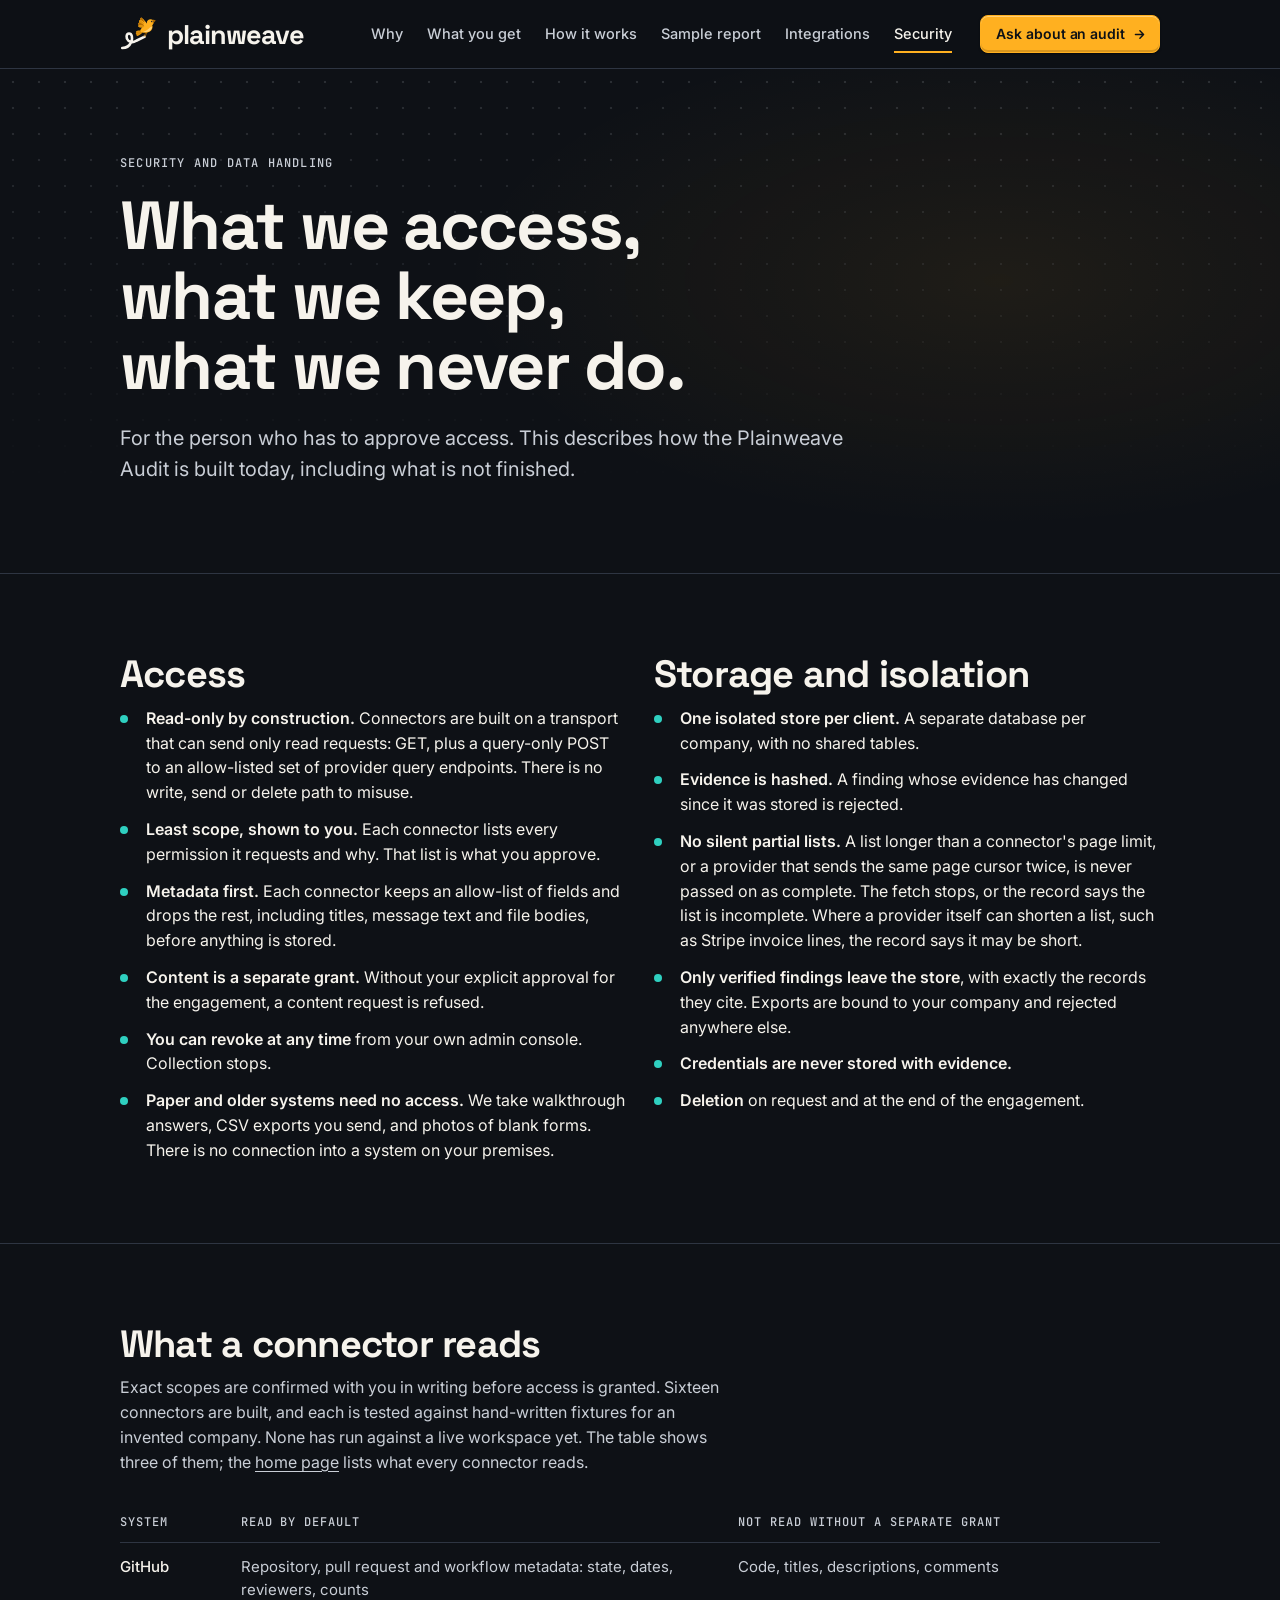
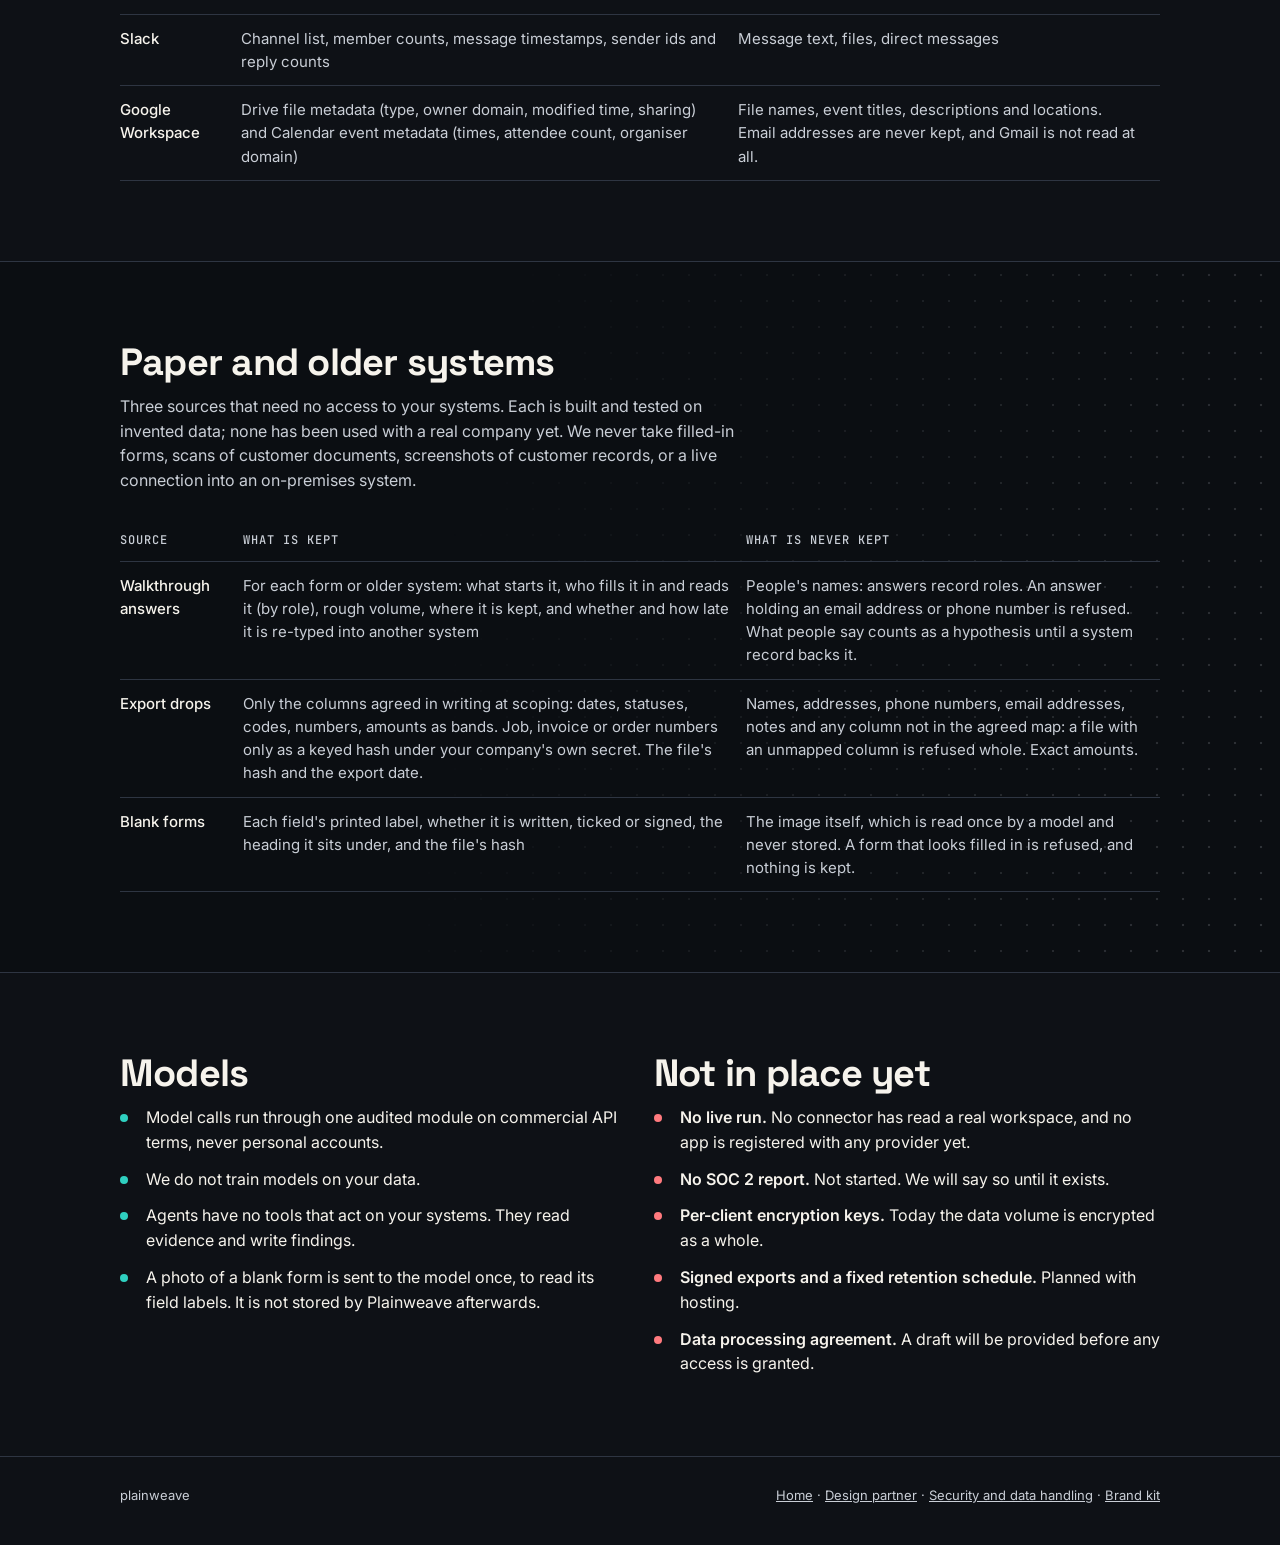
<file: security.html>
<!doctype html>
<html lang="en">
<head>
<meta charset="utf-8">
<meta name="viewport" content="width=device-width, initial-scale=1, viewport-fit=cover">
<link rel="preconnect" href="https://fonts.googleapis.com">
<link rel="preconnect" href="https://fonts.gstatic.com" crossorigin>
<link rel="stylesheet" href="https://fonts.googleapis.com/css2?family=Inter:wght@400;500;600&family=JetBrains+Mono:wght@400;500&family=Space+Grotesk:wght@600;700&display=swap">
<link rel="stylesheet" href="styles.css">
<link rel="icon" href="logos/plainweave-favicon.svg" type="image/svg+xml">
<title>Security and data handling · Plainweave</title>
<meta name="description" content="What Plainweave accesses, what it keeps, what it never does, and what is not in place yet.">
<link rel="canonical" href="https://plainweave.sparehr.com/security.html">
<meta property="og:type" content="website">
<meta property="og:site_name" content="Plainweave">
<meta property="og:title" content="Security and data handling · Plainweave">
<meta property="og:description" content="What Plainweave accesses, what it keeps, what it never does, and what is not in place yet.">
<meta property="og:url" content="https://plainweave.sparehr.com/security.html">
<meta property="og:image" content="https://plainweave.sparehr.com/social-card.png">
<meta property="og:image:width" content="1200">
<meta property="og:image:height" content="630">
<meta property="og:image:alt" content="Plainweave: See where your company is stuck. Fix that first.">
<meta name="twitter:card" content="summary_large_image">
</head>
<body>
<header class="top"><div class="wrap bar">
  <a class="logo" href="index.html" aria-label="Plainweave, home"><img class="mark" src="logos/plainweave-mark.svg" alt="" width="36" height="36"><span>plainweave</span></a>
  <nav aria-label="Main"><a href="index.html#why">Why</a><a href="index.html#deliverable">What you get</a><a href="index.html#how">How it works</a><a href="index.html#report">Sample report</a><a href="index.html#integrations">Integrations</a><a href="security.html" aria-current="page">Security</a></nav>
  <a class="btn primary sm" href="index.html#contact">Ask about an audit</a>
</div></header>
<div class="hero"><div class="wrap">
  <span class="eyebrow">Security and data handling</span>
  <h1>What we access, what we keep, what we never do.</h1>
  <p class="lede">For the person who has to approve access. This describes how the Plainweave Audit is built today, including what is not finished.</p>
</div></div>

<section><div class="wrap split">
  <div><h2>Access</h2>
    <ul class="list">
      <li><span><b>Read-only by construction.</b> Connectors are built on a transport that can send only read requests: GET, plus a query-only POST to an allow-listed set of provider query endpoints. There is no write, send or delete path to misuse.</span></li>
      <li><span><b>Least scope, shown to you.</b> Each connector lists every permission it requests and why. That list is what you approve.</span></li>
      <li><span><b>Metadata first.</b> Each connector keeps an allow-list of fields and drops the rest, including titles, message text and file bodies, before anything is stored.</span></li>
      <li><span><b>Content is a separate grant.</b> Without your explicit approval for the engagement, a content request is refused.</span></li>
      <li><span><b>You can revoke at any time</b> from your own admin console. Collection stops.</span></li>
      <li><span><b>Paper and older systems need no access.</b> We take walkthrough answers, CSV exports you send, and photos of blank forms. There is no connection into a system on your premises.</span></li>
    </ul>
  </div>
  <div><h2>Storage and isolation</h2>
    <ul class="list">
      <li><span><b>One isolated store per client.</b> A separate database per company, with no shared tables.</span></li>
      <li><span><b>Evidence is hashed.</b> A finding whose evidence has changed since it was stored is rejected.</span></li>
      <li><span><b>No silent partial lists.</b> A list longer than a connector's page limit, or a provider that sends the same page cursor twice, is never passed on as complete. The fetch stops, or the record says the list is incomplete. Where a provider itself can shorten a list, such as Stripe invoice lines, the record says it may be short.</span></li>
      <li><span><b>Only verified findings leave the store</b>, with exactly the records they cite. Exports are bound to your company and rejected anywhere else.</span></li>
      <li><span><b>Credentials are never stored with evidence.</b></span></li>
      <li><span><b>Deletion</b> on request and at the end of the engagement.</span></li>
    </ul>
  </div>
</div></section>

<section><div class="wrap">
  <h2>What a connector reads</h2>
  <p class="sub">Exact scopes are confirmed with you in writing before access is granted. Sixteen connectors are built, and each is tested against hand-written fixtures for an invented company. None has run against a live workspace yet. The table shows three of them; the <a href="index.html#integrations">home page</a> lists what every connector reads.</p>
  <div class="scroll"><table>
    <thead><tr><th>System</th><th>Read by default</th><th>Not read without a separate grant</th></tr></thead>
    <tbody>
      <tr><td>GitHub</td><td>Repository, pull request and workflow metadata: state, dates, reviewers, counts</td><td>Code, titles, descriptions, comments</td></tr>
      <tr><td>Slack</td><td>Channel list, member counts, message timestamps, sender ids and reply counts</td><td>Message text, files, direct messages</td></tr>
      <tr><td>Google Workspace</td><td>Drive file metadata (type, owner domain, modified time, sharing) and Calendar event metadata (times, attendee count, organiser domain)</td><td>File names, event titles, descriptions and locations. Email addresses are never kept, and Gmail is not read at all.</td></tr>
    </tbody>
  </table></div>
</div></section>

<section class="band"><div class="wrap">
  <h2>Paper and older systems</h2>
  <p class="sub">Three sources that need no access to your systems. Each is built and tested on invented data; none has been used with a real company yet. We never take filled-in forms, scans of customer documents, screenshots of customer records, or a live connection into an on-premises system.</p>
  <div class="scroll"><table>
    <thead><tr><th>Source</th><th>What is kept</th><th>What is never kept</th></tr></thead>
    <tbody>
      <tr><td>Walkthrough answers</td><td>For each form or older system: what starts it, who fills it in and reads it (by role), rough volume, where it is kept, and whether and how late it is re-typed into another system</td><td>People's names: answers record roles. An answer holding an email address or phone number is refused. What people say counts as a hypothesis until a system record backs it.</td></tr>
      <tr><td>Export drops</td><td>Only the columns agreed in writing at scoping: dates, statuses, codes, numbers, amounts as bands. Job, invoice or order numbers only as a keyed hash under your company's own secret. The file's hash and the export date.</td><td>Names, addresses, phone numbers, email addresses, notes and any column not in the agreed map: a file with an unmapped column is refused whole. Exact amounts.</td></tr>
      <tr><td>Blank forms</td><td>Each field's printed label, whether it is written, ticked or signed, the heading it sits under, and the file's hash</td><td>The image itself, which is read once by a model and never stored. A form that looks filled in is refused, and nothing is kept.</td></tr>
    </tbody>
  </table></div>
</div></section>

<section><div class="wrap split">
  <div><h2>Models</h2>
    <ul class="list">
      <li><span>Model calls run through one audited module on commercial API terms, never personal accounts.</span></li>
      <li><span>We do not train models on your data.</span></li>
      <li><span>Agents have no tools that act on your systems. They read evidence and write findings.</span></li>
      <li><span>A photo of a blank form is sent to the model once, to read its field labels. It is not stored by Plainweave afterwards.</span></li>
    </ul>
  </div>
  <div><h2>Not in place yet</h2>
    <ul class="list no">
      <li><span><b>No live run.</b> No connector has read a real workspace, and no app is registered with any provider yet.</span></li>
      <li><span><b>No SOC 2 report.</b> Not started. We will say so until it exists.</span></li>
      <li><span><b>Per-client encryption keys.</b> Today the data volume is encrypted as a whole.</span></li>
      <li><span><b>Signed exports and a fixed retention schedule.</b> Planned with hosting.</span></li>
      <li><span><b>Data processing agreement.</b> A draft will be provided before any access is granted.</span></li>
    </ul>
  </div>
</div></section>
<footer class="wrap"><span>plainweave</span><span><a href="index.html">Home</a> · <a href="design-partner.html">Design partner</a> · <a href="security.html">Security and data handling</a> · <a href="brand.html">Brand kit</a></span></footer>
</body>
</html>
</file>
<file: styles.css>
/* Plainweave site. Tokens follow brand/tokens.css and brand/BRAND.md (dark-first, amber as signal only). */
:root {
  --ink: #0e1116; --ink-800: #1a1f27; --paper: #f6f3ec; --amber: #ffb020; --teal: #2fd0c0; --red: #ff7a7e;
  --muted: #c9ced6; --line: #2e3542;
  --display: "Space Grotesk", system-ui, sans-serif;
  --body: "Inter", system-ui, sans-serif;
  --mono: "JetBrains Mono", ui-monospace, monospace;
  --radius: 10px; --wrap: 1080px;
  color-scheme: dark;
}
* { box-sizing: border-box; }
html { scroll-behavior: smooth; }
body { margin: 0; background: var(--ink); color: var(--paper); font: 400 16px/1.55 var(--body); -webkit-font-smoothing: antialiased; }
a { color: inherit; }
a:focus-visible { outline: 2px solid var(--amber); outline-offset: 3px; border-radius: 4px; }
.wrap { max-width: var(--wrap); margin: 0 auto; padding-inline: max(20px, env(safe-area-inset-left, 0px)) max(20px, env(safe-area-inset-right, 0px)); }
.hero { position: relative; overflow: hidden; border-bottom: 1px solid var(--line); }
.hero .wrap { position: relative; padding-block: clamp(40px, 7vw, 88px); display: grid; gap: 22px; }
.eyebrow { font: 500 12px/1 var(--mono); letter-spacing: .1em; text-transform: uppercase; color: var(--muted); }
h1 { font: 700 clamp(36px, 6.4vw, 68px)/1.03 var(--display); letter-spacing: -0.025em; margin: 0; max-width: 16ch; text-wrap: balance; }
.lede { font-size: clamp(17px, 2vw, 20px); color: var(--muted); max-width: 58ch; margin: 0; }
.actions { display: flex; gap: 12px; flex-wrap: wrap; margin-top: 6px; }
section { padding-block: clamp(44px, 7vw, 80px); border-bottom: 1px solid var(--line); scroll-margin-top: 68px; }
h2 { font: 700 clamp(26px, 3.6vw, 38px)/1.1 var(--display); letter-spacing: -0.02em; margin: 0 0 10px; max-width: 24ch; text-wrap: balance; }
.sub { color: var(--muted); max-width: 62ch; margin: 0 0 28px; }
.grid { display: grid; gap: 16px; grid-template-columns: repeat(auto-fit, minmax(240px, 1fr)); }
.grid > * { min-width: 0; }
.item { border-top: 1px solid var(--line); padding-top: 16px; }
.item h3 { font: 600 18px/1.25 var(--display); margin: 0 0 6px; }
.item p { margin: 0; color: var(--muted); font-size: 15px; }
.steps { counter-reset: s; display: grid; gap: 0; }
.step { display: grid; grid-template-columns: 56px 1fr; gap: 8px; padding-block: 18px; border-top: 1px solid var(--line); }
.step::before { counter-increment: s; content: "0" counter(s); font: 500 14px/1.9 var(--mono); color: var(--amber); }
.step h3 { font: 600 18px/1.3 var(--display); margin: 0 0 4px; }
.step p { margin: 0; color: var(--muted); max-width: 64ch; }
.split { display: grid; gap: 28px; grid-template-columns: repeat(auto-fit, minmax(300px, 1fr)); align-items: start; }
.split > * { min-width: 0; }
.finding { background: var(--ink-800); border: 1px solid var(--line); border-radius: var(--radius); padding: 18px; display: grid; gap: 10px; }
.finding p { margin: 0; font-weight: 500; }
.badge { justify-self: start; font: 500 11px/1 var(--mono); letter-spacing: .08em; text-transform: uppercase; color: var(--teal); border: 1px solid currentColor; border-radius: 999px; padding: 6px 10px; }
.badge.rejected { color: var(--red); }
.src { font: 400 12.5px/1.6 var(--mono); color: var(--muted); overflow-wrap: anywhere; }
.note { font-size: 13px; color: var(--muted); }
.list { list-style: none; margin: 0; padding: 0; display: grid; gap: 12px; }
.list li { display: grid; grid-template-columns: 16px 1fr; gap: 10px; }
.list li::before { content: ""; width: 8px; height: 8px; border-radius: 50%; margin-top: 9px; background: var(--teal); }
.list.no li::before { background: var(--red); }
.list b { font-weight: 600; }
.scroll { overflow-x: auto; }
table { border-collapse: collapse; width: 100%; min-width: 560px; font-size: 15px; }
th, td { text-align: left; padding: 12px 16px 12px 0; border-bottom: 1px solid var(--line); vertical-align: top; }
th { font: 500 12px/1.3 var(--mono); letter-spacing: .08em; text-transform: uppercase; color: var(--muted); }
td { color: var(--muted); } td:first-child { color: var(--paper); font-weight: 500; }
.tiers .item .state { font: 500 11px/1 var(--mono); letter-spacing: .08em; text-transform: uppercase; color: var(--muted); display: block; margin-bottom: 10px; }
.tiers .item.now .state { color: var(--amber); }
.contact { background: var(--ink-800); border: 1px solid var(--line); border-radius: var(--radius); padding: clamp(20px, 4vw, 36px); display: grid; gap: 12px; }
.contact .addr { font: 500 16px/1.4 var(--mono); user-select: all; overflow-wrap: anywhere; }
footer { padding-block: 28px 40px; color: var(--muted); font-size: 13px; display: flex; justify-content: space-between; gap: 12px; flex-wrap: wrap; }
@media (prefers-reduced-motion: reduce) { html { scroll-behavior: auto; } }

/* --- Visuals and depth (2026-11) --- */
.facts { display: grid; grid-template-columns: repeat(auto-fit, minmax(170px, 1fr)); gap: 0; margin: 14px 0 0; border-top: 1px solid var(--line); max-width: 860px; }
.facts > div { padding: 14px 16px 0 0; }
.facts dt { font: 500 11px/1.3 var(--mono); letter-spacing: .08em; text-transform: uppercase; color: var(--muted); }
.facts dd { margin: 4px 0 0; font: 600 16px/1.3 var(--display); }
/* Dot-field motif as a section ground: a quiet grid that fades out to the left. */
.band { position: relative; background: #0b0e12; }
.band::before { content: ""; position: absolute; inset: 0; pointer-events: none; background-image: radial-gradient(circle, rgba(201, 206, 214, .2) 1.2px, transparent 1.6px); background-size: 26px 26px; -webkit-mask-image: linear-gradient(100deg, transparent 35%, #000 100%); mask-image: linear-gradient(100deg, transparent 35%, #000 100%); }
.band > .wrap { position: relative; }
.k { font: 500 11px/1.3 var(--mono); letter-spacing: .08em; text-transform: uppercase; color: var(--muted); }
.feeds { display: block; margin-top: 12px; font: 400 12px/1.5 var(--mono); color: var(--muted); }
.note a, .sub a, .faq a { text-underline-offset: 3px; }

/* How the agents work */
.flow { list-style: none; margin: 0 0 18px; padding: 0; display: grid; gap: 14px; grid-template-columns: repeat(5, minmax(0, 1fr)); }
.stage { position: relative; background: var(--ink-800); border: 1px solid var(--line); border-radius: var(--radius); padding: 16px; display: flex; flex-direction: column; gap: 8px; }
.stage svg { width: 76px; height: 60px; }
.stage .d { fill: rgba(201, 206, 214, .55); } .stage .a { fill: var(--amber); } .stage .t { fill: var(--teal); } .stage .r { fill: var(--red); }
.stage .g { stroke: var(--teal); stroke-width: 1.5; stroke-dasharray: 3 4; fill: none; }
.stage .pg { fill: none; stroke: var(--muted); stroke-width: 1.5; } .stage .ln { stroke: var(--muted); stroke-width: 1.5; stroke-linecap: round; fill: none; opacity: .7; }
.stage h3 { font: 600 17px/1.25 var(--display); margin: 0; }
.stage p { margin: 0; color: var(--muted); font-size: 14px; }
.stage.gate { border-color: rgba(47, 208, 192, .55); }
.stage:not(:last-child)::after { content: ""; position: absolute; top: 46px; right: -15px; width: 14px; border-top: 2px dotted var(--muted); }
.chips { display: flex; flex-wrap: wrap; gap: 6px; margin-top: auto; padding-top: 6px; }
.chips i { font: 500 11px/1 var(--mono); font-style: normal; border: 1px solid var(--line); border-radius: 999px; padding: 5px 8px; color: var(--paper); }
@media (max-width: 960px) {
  .flow { grid-template-columns: 1fr; gap: 18px; }
  .stage { display: grid; grid-template-columns: 76px 1fr; column-gap: 16px; row-gap: 4px; }
  .stage svg { grid-row: 1 / span 4; }
  .stage > :not(svg) { grid-column: 2; }
  .stage:not(:last-child)::after { top: auto; bottom: -19px; right: auto; left: 53px; width: 0; height: 18px; border-top: 0; border-left: 2px dotted var(--muted); }
}

/* Deliverables */
.deliver { grid-template-columns: repeat(auto-fit, minmax(280px, 1fr)); gap: 24px 28px; margin-bottom: 22px; }
.deliver .num { font: 500 13px/1 var(--mono); color: var(--amber); display: block; margin-bottom: 10px; }
.deliver ul, .sheet ul { margin: 12px 0 0; padding: 0; list-style: none; display: grid; gap: 7px; font-size: 14.5px; }
.deliver li { position: relative; padding-left: 16px; }
.deliver li::before { content: ""; position: absolute; left: 0; top: .62em; width: 5px; height: 5px; border-radius: 50%; background: var(--muted); }

/* Sample report: a light sheet, as the real report prints. Colours follow its template. */
.sheet { background: #fffdf8; color: #0e1116; border-radius: var(--radius); border: 1px solid var(--line); max-width: 860px; max-height: 1260px; overflow: hidden; position: relative; box-shadow: 0 24px 60px rgba(0, 0, 0, .45); margin-bottom: 16px; }
.sheet::after { content: ""; position: absolute; inset: auto 0 0 0; height: 110px; background: linear-gradient(transparent, #fffdf8); }
.sheet-in { padding: clamp(20px, 5vw, 44px); font-size: 15px; }
.sheet p { margin: 8px 0; }
.s-eye, .sheet dt, .sheet th { font: 500 11px/1.3 var(--mono); letter-spacing: .08em; text-transform: uppercase; color: #5b6472; }
.s-h1 { font: 700 clamp(26px, 4.6vw, 38px)/1.1 var(--display); letter-spacing: -.02em; margin: 6px 0 10px; }
.s-h2 { font: 700 20px/1.2 var(--display); margin: 30px 0 4px; padding-top: 18px; border-top: 1px solid #d9d5ca; }
.s-muted, .s-who, .s-foot { color: #5b6472; } .s-who, .s-foot { font-size: 13px; }
.s-meta { display: grid; grid-template-columns: repeat(auto-fit, minmax(150px, 1fr)); gap: 14px; margin: 20px 0 0; }
.sheet dd { margin: 2px 0 0; font-weight: 600; }
.s-finding { border: 1px solid #d9d5ca; border-radius: 10px; padding: 14px 16px; margin: 12px 0; }
.s-finding > p { font-weight: 500; } .s-finding > p.s-basis { font-weight: 400; font-size: 14px; } .s-basis span { color: #5b6472; }
.s-badge { font: 500 11px/1 var(--mono); letter-spacing: .06em; text-transform: uppercase; color: #0c8f83; border: 1px solid currentColor; border-radius: 999px; padding: 5px 9px; display: inline-block; }
.s-rank { font: 600 13px/1 var(--mono); color: #5b6472; margin-left: 6px; }
.s-score { display: flex; gap: 22px; margin: 4px 0 8px; }
.s-ev, .s-mono { font: 400 12.5px/1.6 var(--mono); overflow-wrap: anywhere; }
.s-ev { margin-top: 10px; padding-top: 10px; border-top: 1px dashed #d9d5ca; }
.sheet ul { padding-left: 20px; list-style: disc; margin: 8px 0; }
.s-table { overflow-x: auto; } .sheet table { min-width: 0; font-size: 13.5px; }
.sheet th, .sheet td { border-bottom-color: #d9d5ca; padding: 8px 12px 8px 0; color: inherit; font-weight: 400; }
.s-foot { margin-top: 28px; padding-top: 14px; border-top: 1px solid #d9d5ca; }

/* Finding walkthrough */
.walk { display: grid; gap: 16px; grid-template-columns: repeat(auto-fit, minmax(min(100%, 420px), 1fr)); margin-bottom: 16px; }
.wstep { background: var(--ink-800); border: 1px solid var(--line); border-radius: var(--radius); padding: 18px; display: grid; gap: 12px; align-content: start; min-width: 0; }
.wstep p { margin: 0; color: var(--muted); font-size: 14.5px; }
.code { margin: 0; font: 400 12.5px/1.65 var(--mono); white-space: pre-wrap; overflow-wrap: anywhere; color: var(--paper); border-left: 2px solid var(--line); padding-left: 12px; }
.code .c { color: var(--muted); }
.checks { list-style: none; margin: 0; padding: 0; display: grid; gap: 8px; font-size: 14.5px; }
.checks li { display: grid; grid-template-columns: 18px 1fr; gap: 8px; align-items: baseline; }
.checks li::before { content: "✓"; color: var(--teal); font: 600 13px/1 var(--mono); }
.verdicts { display: grid; grid-template-columns: auto 1fr; gap: 10px 12px; align-items: center; }
.verdicts .to { color: var(--muted); font-size: 14.5px; }

/* Roles */
.roles { display: grid; gap: 14px; grid-template-columns: repeat(auto-fit, minmax(230px, 1fr)); margin-bottom: 28px; }
.role { border: 1px solid var(--line); border-radius: var(--radius); padding: 16px; }
.role .state { font: 500 11px/1.3 var(--mono); letter-spacing: .06em; text-transform: uppercase; color: var(--muted); display: block; margin-bottom: 10px; }
.role.on { background: var(--ink-800); } .role.on .state { color: var(--amber); }
.role.ver { background: var(--ink-800); border-color: rgba(47, 208, 192, .55); } .role.ver .state { color: var(--teal); }
.role h3 { font: 600 17px/1.25 var(--display); margin: 0 0 6px; }
.role p { margin: 0; color: var(--muted); font-size: 14.5px; }
.list.tight { max-width: 78ch; }

/* Integrations */
.group { font: 600 18px/1.2 var(--display); margin: 26px 0 12px; display: flex; align-items: center; gap: 10px; }
.group span { font: 500 12px/1 var(--mono); color: var(--muted); border: 1px solid var(--line); border-radius: 999px; padding: 4px 8px; }
.conns { display: grid; gap: 14px; grid-template-columns: repeat(auto-fit, minmax(250px, 1fr)); }
.conn { background: var(--ink-800); border: 1px solid var(--line); border-radius: var(--radius); padding: 18px; display: grid; gap: 8px; align-content: start; }
.conn .name { font: 700 20px/1.2 var(--display); letter-spacing: -.01em; display: flex; align-items: center; gap: 10px; }
.conn .name img { height: 36px; width: auto; margin: -6px 0 -6px -8px; }
.conn .name img[class^="lg-"] { margin: 0; max-width: 100%; object-fit: contain; object-position: left center; }
.conn .st { font: 500 11px/1.3 var(--mono); letter-spacing: .06em; text-transform: uppercase; color: var(--muted); }
.conn .st.built { color: var(--teal); }
.conn .st.ready { color: var(--amber); }
.conn p { margin: 0; color: var(--muted); font-size: 14.5px; }
.conn.plan { background: none; border-style: dashed; }
.note.tm { font-size: 12px; max-width: 86ch; }

/* FAQ */
.faq { max-width: 800px; border-top: 1px solid var(--line); }
.faq details { border-bottom: 1px solid var(--line); }
.faq summary { cursor: pointer; list-style: none; padding: 16px 28px 16px 0; font: 600 17px/1.3 var(--display); position: relative; }
.faq summary::-webkit-details-marker { display: none; }
.faq summary::after { content: "+"; position: absolute; right: 4px; top: 14px; font: 400 20px/1 var(--mono); color: var(--amber); }
.faq details[open] summary::after { content: "−"; }
.faq summary:focus-visible { outline: 2px solid var(--amber); outline-offset: 3px; border-radius: 4px; }
.faq p { margin: 0 0 18px; color: var(--muted); max-width: 68ch; }
/* The hero grid must not grow past the viewport: its overflow is hidden, so a wide track would clip silently. */
.hero .wrap { grid-template-columns: minmax(0, 1fr); }
@media (max-width: 480px) { .facts { grid-template-columns: 1fr 1fr; } }
@media (max-width: 480px) { .code { font-size: 11.5px; padding-left: 10px; } }

/* --- Header, logo, buttons and the hero illustration (2026-11, brand kit v0.2: see brand.html) --- */
.top { position: sticky; top: 0; z-index: 20; background: rgba(14, 17, 22, .84); -webkit-backdrop-filter: blur(14px); backdrop-filter: blur(14px); border-bottom: 1px solid var(--line); }
.bar { display: flex; align-items: center; gap: 12px 28px; min-height: 68px; }
.logo { display: inline-flex; align-items: center; gap: 11px; font: 700 27px/1 var(--display); letter-spacing: -0.035em; text-decoration: none; margin-right: auto; padding-block: 6px; }
.logo .mark { width: 36px; height: 36px; overflow: visible; }
.mark .o { fill: var(--paper); } .mark .c { fill: var(--amber); }
.mark g { transform-origin: 32px 32px; transition: transform .6s cubic-bezier(.3, .7, .2, 1); }
.logo:hover .mark g { transform: rotate(60deg); }
.top nav { display: flex; gap: 6px 24px; font-size: 14.5px; font-weight: 500; }
.top nav a { color: var(--muted); text-decoration: none; padding-block: 8px; white-space: nowrap; background: linear-gradient(var(--amber), var(--amber)) left bottom / 0 2px no-repeat; transition: color .16s, background-size .2s; }
.top nav a:hover, .top nav a[aria-current="page"] { color: var(--paper); }
.top nav a:hover, .top nav a[aria-current="page"] { background-size: 100% 2px; }
@media (max-width: 880px) {
  .top { position: static; }
  .bar { flex-wrap: wrap; padding-block: 12px 0; }
  .top nav { order: 3; flex: 0 0 100%; overflow-x: auto; scrollbar-width: none; gap: 22px; padding-bottom: 4px; }
  .top nav::-webkit-scrollbar { display: none; }
  .logo { font-size: 25px; } .logo .mark { width: 32px; height: 32px; }
}

/* Buttons: one filled (amber, ink text), one outlined. 48px tall, 38px in the header. */
.btn { --bg: transparent; --fg: var(--paper); --bd: #3d4655;
  display: inline-flex; align-items: center; justify-content: center; gap: 10px; min-height: 48px; padding: 0 20px 0 22px;
  font: 600 15px/1.1 var(--body); letter-spacing: -0.005em; text-decoration: none; cursor: pointer;
  color: var(--fg); background-color: var(--bg); border: 1px solid var(--bd); border-radius: var(--radius);
  transition: background-color .16s, border-color .16s, box-shadow .16s, transform .12s; }
.btn::after { content: ""; flex: none; width: 15px; height: 15px; background: currentColor; transition: transform .16s;
  -webkit-mask: url("data:image/svg+xml,%3Csvg xmlns='http://www.w3.org/2000/svg' viewBox='0 0 16 16'%3E%3Cpath d='M3 8h9.5M8.5 3.5 13 8l-4.5 4.5' fill='none' stroke='%23000' stroke-width='1.8' stroke-linecap='round' stroke-linejoin='round'/%3E%3C/svg%3E") center / contain no-repeat;
  mask: url("data:image/svg+xml,%3Csvg xmlns='http://www.w3.org/2000/svg' viewBox='0 0 16 16'%3E%3Cpath d='M3 8h9.5M8.5 3.5 13 8l-4.5 4.5' fill='none' stroke='%23000' stroke-width='1.8' stroke-linecap='round' stroke-linejoin='round'/%3E%3C/svg%3E") center / contain no-repeat; }
.btn.down::after { transform: rotate(90deg); }
.btn:hover { --bg: var(--ink-800); --bd: var(--muted); }
.btn:hover::after { transform: translateX(3px); }
.btn.down:hover::after { transform: rotate(90deg) translateX(3px); }
.btn:active { transform: translateY(1px); --bg: #12161c; }
.btn:focus-visible { outline: 2px solid var(--amber); outline-offset: 3px; }
.btn.primary { --bg: var(--amber); --fg: var(--ink); --bd: var(--amber); box-shadow: inset 0 1px 0 rgba(255, 255, 255, .38), inset 0 -2px 0 rgba(14, 17, 22, .16), 0 1px 2px rgba(0, 0, 0, .5); }
.btn.primary:hover { --bg: #ffc04d; --bd: #ffc04d; transform: translateY(-1px); box-shadow: inset 0 1px 0 rgba(255, 255, 255, .38), inset 0 -2px 0 rgba(14, 17, 22, .16), 0 8px 24px -8px rgba(255, 176, 32, .6); }
.btn.primary:active { --bg: #eda116; --bd: #eda116; transform: translateY(1px); box-shadow: inset 0 2px 4px rgba(14, 17, 22, .3); }
.btn.primary:focus-visible { outline-color: var(--paper); }
.btn.sm { min-height: 38px; padding: 0 13px 0 15px; font-size: 14px; border-radius: 8px; gap: 8px; }
.btn.sm::after { width: 13px; height: 13px; }
@media (max-width: 480px) { .actions .btn { flex: 1 1 100%; } }

/* Hero: copy left, the run illustration right. The illustration box has a fixed aspect ratio, so nothing shifts when the script starts. */
.hero { background: radial-gradient(60% 70% at 78% 42%, rgba(255, 176, 32, .07), transparent 70%), var(--ink); }
.hero::before { content: ""; position: absolute; inset: 0; pointer-events: none; background-image: radial-gradient(circle, rgba(201, 206, 214, .16) 1.2px, transparent 1.6px); background-size: 26px 26px; -webkit-mask-image: linear-gradient(180deg, #000, transparent 85%); mask-image: linear-gradient(180deg, #000, transparent 85%); }
.hero-copy { display: grid; gap: 22px; align-content: center; min-width: 0; }
.hero-grid h1 { font-size: clamp(36px, 4.5vw, 56px); max-width: none; }
.hero-grid h1 span { display: block; }
.viz-wrap { margin: 0; min-width: 0; }
.viz { position: relative; aspect-ratio: 10 / 9; width: 100%; max-width: 540px; margin-inline: auto; }
.viz canvas { position: absolute; inset: 0; width: 100%; height: 100%; }
.vl { position: absolute; font: 500 11px/1 var(--mono); letter-spacing: .06em; text-transform: uppercase; color: var(--muted); white-space: nowrap; }
.vl.mid { transform: translateX(-50%); } .vl.src { transform: translateY(-50%); } .vl.teal { color: var(--teal); } .vl.red { color: var(--red); }
.viz-wrap figcaption { font-size: 12.5px; color: var(--muted); max-width: 540px; margin: 10px auto 0; }
@media (min-width: 961px) {
  .hero .hero-grid { grid-template-columns: minmax(0, 1.12fr) minmax(0, .88fr); column-gap: 36px; align-items: center; }
  .hero-grid .facts { grid-column: 1 / -1; max-width: none; }
}
@media (max-width: 480px) { .vl { font-size: 9.5px; letter-spacing: .04em; } }

/* The mark gathers once on load. */
@keyframes gather { from { transform: translate(var(--dx), var(--dy)); opacity: 0; } }
@keyframes core { from { transform: scale(.2); opacity: 0; } }
.mark .o { animation: gather .9s cubic-bezier(.2, .8, .2, 1) var(--d, 0ms) backwards; }
.mark .c { transform-origin: 32px 32px; animation: core .6s ease-out backwards; }
@media (prefers-reduced-motion: reduce) {
  .mark .o, .mark .c { animation: none; }
  .mark g, .btn, .btn::after, .top nav a { transition: none; }
  .btn.primary:hover, .btn:active, .btn.primary:active { transform: none; }
}

/* --- Brand kit page (brand.html) --- */
.mark.still .o, .mark.still .c { animation: none; }
.kit-logos { display: grid; gap: 14px; grid-template-columns: repeat(auto-fit, minmax(min(100%, 400px), 1fr)); }
.plate { background: var(--ink); border: 1px solid var(--line); border-radius: var(--radius); min-height: 190px; padding: 28px 20px 14px; display: grid; gap: 18px; justify-items: center; align-content: space-between; }
.plate.light { background: var(--paper); color: var(--ink); border-color: var(--paper); } .plate.light .k { color: #5b6472; } .plate.light .mark .o { fill: var(--ink); }
.plate .k { justify-self: start; }
.lockup { display: inline-flex; align-items: center; gap: 16px; font: 700 clamp(40px, 9vw, 58px)/1 var(--display); letter-spacing: -0.035em; margin-block: auto; }
.lockup .mark { width: 1.36em; height: 1.36em; }
.sizes { display: flex; align-items: center; gap: 26px; margin-block: auto; }
.files { list-style: none; margin: 0 0 14px; padding: 0; border-top: 1px solid var(--line); max-width: 800px; }
.files li { display: flex; flex-wrap: wrap; gap: 4px 18px; justify-content: space-between; padding: 11px 0; border-bottom: 1px solid var(--line); }
.files a { font: 500 13.5px/1.5 var(--mono); text-underline-offset: 3px; } .files span { color: var(--muted); font-size: 14.5px; }
.rules { margin-top: 26px; }
.swatches { display: grid; gap: 14px; grid-template-columns: repeat(auto-fill, minmax(158px, 1fr)); margin-bottom: 14px; }
.sw { background: var(--ink-800); border: 1px solid var(--line); border-radius: var(--radius); overflow: hidden; display: grid; gap: 3px; padding-bottom: 14px; align-content: start; }
.sw i { height: 76px; border-bottom: 1px solid var(--line); margin-bottom: 9px; } .sw > :not(i) { padding-inline: 14px; }
.sw b { font: 600 15px/1.3 var(--display); } .sw code, .note code { font: 400 12.5px/1.5 var(--mono); } .sw span { color: var(--muted); font-size: 13px; line-height: 1.45; }
.scale { border-bottom: 1px solid var(--line); margin-bottom: 16px; }
.scale > div { display: grid; grid-template-columns: 250px minmax(0, 1fr); gap: 8px 28px; align-items: baseline; padding-block: 20px; border-top: 1px solid var(--line); }
.scale p { margin: 0; overflow-wrap: anywhere; } .scale .k { line-height: 1.7; }
@media (max-width: 720px) { .scale > div { grid-template-columns: minmax(0, 1fr); } }
.specimens { display: flex; flex-wrap: wrap; gap: 26px 36px; margin-bottom: 30px; }
.specimens > div { display: grid; gap: 12px; justify-items: start; }
.motifs { display: grid; gap: 14px; grid-template-columns: repeat(auto-fit, minmax(220px, 1fr)); margin-bottom: 26px; }
.tile { position: relative; height: 180px; background: var(--ink); border: 1px solid var(--line); border-radius: var(--radius); display: grid; place-items: center; overflow: hidden; }
.tile .k { position: absolute; left: 14px; bottom: 12px; background: var(--ink); padding: 2px 4px; }
.tile.grid-dots { background-image: radial-gradient(circle, rgba(201, 206, 214, .5) 1.6px, transparent 2px); background-size: 26px 26px; background-position: 13px 12px; }
.tile.scatter { background-image: radial-gradient(circle at 12% 30%, rgba(201,206,214,.5) 1.6px, transparent 2px), radial-gradient(circle at 31% 72%, rgba(201,206,214,.5) 1.6px, transparent 2px), radial-gradient(circle at 44% 18%, rgba(201,206,214,.5) 1.6px, transparent 2px), radial-gradient(circle at 58% 55%, #ffb020 2.4px, transparent 2.8px), radial-gradient(circle at 71% 27%, rgba(201,206,214,.5) 1.6px, transparent 2px), radial-gradient(circle at 86% 64%, rgba(201,206,214,.5) 1.6px, transparent 2px), radial-gradient(circle at 23% 49%, rgba(201,206,214,.5) 1.6px, transparent 2px), radial-gradient(circle at 64% 82%, rgba(201,206,214,.5) 1.6px, transparent 2px), radial-gradient(circle at 92% 14%, rgba(201,206,214,.5) 1.6px, transparent 2px), radial-gradient(circle at 39% 41%, rgba(201,206,214,.5) 1.6px, transparent 2px), radial-gradient(circle at 78% 46%, rgba(201,206,214,.5) 1.6px, transparent 2px), radial-gradient(circle at 6% 78%, rgba(201,206,214,.5) 1.6px, transparent 2px), radial-gradient(circle at 50% 90%, rgba(201,206,214,.5) 1.6px, transparent 2px); }
.voice { display: grid; gap: 14px; grid-template-columns: repeat(auto-fit, minmax(min(100%, 300px), 1fr)); margin-bottom: 26px; }
.voice > div { background: var(--ink-800); border: 1px solid var(--line); border-radius: var(--radius); padding: 18px; display: grid; gap: 10px; align-content: start; }
.voice p { margin: 0; font-weight: 500; } .voice .rejected + p { color: var(--muted); text-decoration: line-through; text-decoration-color: var(--red); }
.conn .name { min-height: 44px; }
.conn .name img.lg-google-workspace { height: 22px; }
.conn .name img.lg-zendesk, .conn .name img.lg-quickbooks, .conn .name img.lg-xero { height: 24px; }
.conn .name img.lg-hubspot, .conn .name img.lg-calendly { height: 28px; }
.conn .name img.lg-stripe, .conn .name img.lg-linear, .conn .name img.lg-slack, .conn .name img.lg-notion { height: 30px; }
.conn .name img.lg-salesforce { height: 44px; }
.conn .name img.lg-microsoft-365 { height: 64px; margin: -10px 0 -10px -16px; }
.lockup img { max-width: 100%; height: auto; display: block; }

/* 404: fill the screen so the footer sits at the bottom, and offer the main pages. */
.top .btn.sm { white-space: nowrap; }
body.notfound { min-height: 100vh; min-height: 100dvh; display: flex; flex-direction: column; }
body.notfound .hero { flex: 1; display: grid; align-content: center; }
body.notfound > footer { width: 100%; box-sizing: border-box; }
.nf-links { list-style: none; margin: 0; padding: 0; display: grid; grid-template-columns: repeat(auto-fit, minmax(220px, 1fr)); gap: 12px; max-width: 920px; }
.nf-links a { display: grid; gap: 4px; height: 100%; box-sizing: border-box; padding: 16px 18px; border: 1px solid var(--line); border-radius: var(--radius); background: rgba(14, 17, 22, .6); text-decoration: none; transition: border-color .16s, background-color .16s; }
.nf-links a:hover { border-color: var(--amber); background: var(--ink-800); }
.nf-links strong { font-weight: 600; color: var(--paper); }
.nf-links span { font-size: 14px; color: var(--muted); }
</file>
